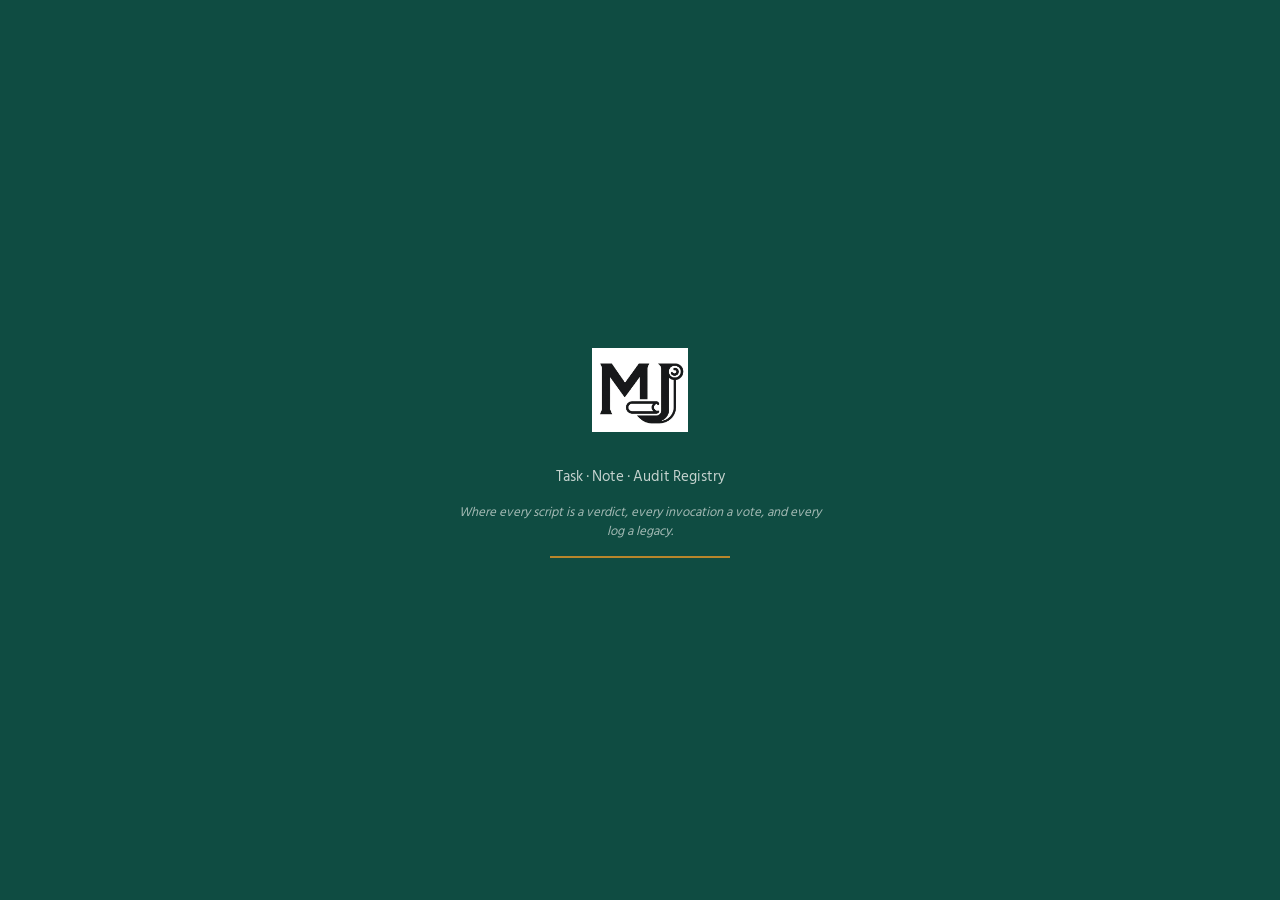
<file: registry/index.html>
<!DOCTYPE html>
<html lang="bn">
<head>
<meta charset="utf-8">
<meta name="viewport" content="width=device-width, initial-scale=1">
<title>MJ Ahmad — Registry</title>
<link href="https://fonts.googleapis.com/css2?family=Hind+Siliguri:wght@400;500;600;700&display=swap" rel="stylesheet">
<style>
:root{--bg:#F3F5F2;--pan:#FFFFFF;--ink:#16211E;--mut:#5F6E69;--line:#D9DFDB;--pine:#0F4C42;--brass:#B8862B;--ok:#2E7D4F;--warn:#B8862B;--bad:#B3412E;--sel:#E3EEEA;--r:6px}
@media(prefers-color-scheme:dark){:root{--bg:#0F1514;--pan:#161E1C;--ink:#E6ECE9;--mut:#93A29C;--line:#26332F;--pine:#5FB59F;--brass:#D4A74A;--ok:#5DB985;--warn:#D4A74A;--bad:#E1705B;--sel:#1E2D29}}
*{box-sizing:border-box;margin:0}
html,body{height:100%}
body{font-family:"Hind Siliguri","Noto Sans Bengali",system-ui,sans-serif;background:var(--bg);color:var(--ink);display:flex;flex-direction:column;font-size:15px;line-height:1.5}
:focus-visible{outline:2px solid var(--brass);outline-offset:2px}
#splash{position:fixed;inset:0;z-index:99;background:var(--pine);color:#F3F5F2;display:flex;flex-direction:column;align-items:center;justify-content:center;gap:14px;cursor:pointer;transition:opacity .5s}
#splash.out{opacity:0;pointer-events:none}
#splash img{width:96px;height:96px;object-fit:contain}
#splash h1{font-size:34px;font-weight:700;letter-spacing:.5px}
#splash p{opacity:.8}
#splash i{display:block;height:2px;width:0;background:var(--brass);animation:bar var(--ms,1.8s) linear forwards}
@keyframes bar{to{width:180px}}
header{display:flex;align-items:center;gap:12px;padding:10px 16px;background:var(--pine);color:#F3F5F2;flex:none}
header img{width:36px;height:36px;object-fit:contain}
header h1{font-size:18px;font-weight:700;line-height:1.2}
header small{display:block;opacity:.8;font-size:12px}
#q{margin-left:auto;width:min(320px,45%);padding:7px 10px;border-radius:var(--r);border:1px solid #ffffff44;background:#ffffff1c;color:#fff;font:inherit}
#q::placeholder{color:#ffffffaa}
#burger{display:none;background:none;border:0;color:#fff;font-size:22px}
.main{flex:1;display:flex;min-height:0}
nav{width:290px;flex:none;overflow:auto;background:var(--pan);border-right:1px solid var(--line);padding:10px 6px}
nav ul{list-style:none;padding:0}
nav ul ul{margin-left:14px;border-left:1px solid var(--line);padding-left:4px}
.node{display:flex;align-items:center;gap:6px;padding:6px 8px;border-radius:var(--r);cursor:pointer;user-select:none}
.node:hover{background:var(--sel)}
.node.act{background:var(--sel);color:var(--pine);font-weight:600;box-shadow:inset 3px 0 var(--brass)}
.chev{width:16px;text-align:center;color:var(--mut);transition:transform .15s;flex:none}
.open>.node .chev{transform:rotate(90deg)}
nav li>ul{display:none}nav li.open>ul{display:block}
.ic{width:18px;text-align:center;flex:none}
.lb{flex:1;min-width:0}.lb small{display:block;color:var(--mut);font-size:11.5px;line-height:1.2;font-weight:400}
.cnt{font-size:11.5px;background:var(--bg);border:1px solid var(--line);border-radius:10px;padding:0 7px;color:var(--mut)}
section#view{flex:1;overflow:auto;padding:20px 24px}
h2{font-size:22px;margin-bottom:2px}.sub{color:var(--mut);margin-bottom:14px}
.grid{display:grid;grid-template-columns:repeat(auto-fill,minmax(150px,1fr));gap:10px;margin-bottom:22px}
.stat{background:var(--pan);border:1px solid var(--line);border-radius:var(--r);padding:12px;cursor:pointer}
.stat b{font-size:28px;display:block;line-height:1.1}.stat span{color:var(--mut);font-size:13px}
.stat.bad b{color:var(--bad)}
.bar{display:flex;flex-wrap:wrap;gap:6px;margin-bottom:12px}
.chip{border:1px solid var(--line);background:var(--pan);color:var(--ink);border-radius:16px;padding:2px 12px;font:inherit;font-size:13px;cursor:pointer}
.chip.on{background:var(--pine);color:#fff;border-color:var(--pine)}
.row{display:grid;grid-template-columns:132px 1fr auto;gap:12px;align-items:center;background:var(--pan);border:1px solid var(--line);border-radius:var(--r);padding:9px 12px;margin-bottom:6px;cursor:pointer}
.row:hover{border-color:var(--pine)}
.id{font-family:ui-monospace,Menlo,Consolas,monospace;font-size:12.5px;color:var(--pine)}
.tt small{display:block;color:var(--mut);font-size:12.5px}
.b{display:inline-block;font-size:12px;border-radius:4px;padding:0 7px;border:1px solid var(--line);margin-left:4px;white-space:nowrap}
.b.todo,.b.low,.b.pass{color:var(--ok)}.b.doing,.b.medium,.b.warning{color:var(--warn)}.b.high,.b.urgent,.b.fail{color:var(--bad)}.b.done{color:var(--mut)}
.empty{padding:40px 0;color:var(--mut);text-align:center}
#modal{position:fixed;inset:0;background:#0008;display:none;z-index:50;justify-content:flex-end}
#modal.on{display:flex}
#modal .p{width:min(520px,100%);background:var(--pan);height:100%;overflow:auto;padding:22px}
#modal dl{display:grid;grid-template-columns:110px 1fr;gap:6px 10px;margin:14px 0}
#modal dt{color:var(--mut)}#modal dd{margin:0;word-break:break-word}
#modal .lnk{color:var(--pine);cursor:pointer;text-decoration:underline;font-family:ui-monospace,monospace;font-size:13px;margin-right:8px}
.hist{border-left:2px solid var(--line);padding-left:12px;margin-top:8px;font-size:13px;color:var(--mut)}
.hist div{margin-bottom:6px}
.x{float:right;background:none;border:0;font-size:22px;color:var(--mut);cursor:pointer}
footer{flex:none;padding:8px 16px;background:var(--pan);border-top:1px solid var(--line);color:var(--mut);font-size:12.5px;display:flex;flex-wrap:wrap;gap:6px 18px;justify-content:space-between}
@media(max-width:820px){
  #burger{display:block}
  nav{position:fixed;top:56px;bottom:0;left:0;z-index:40;transform:translateX(-100%);transition:transform .2s;width:290px}
  nav.on{transform:none}
  .row{grid-template-columns:1fr}
  section#view{padding:12px 10px}
  .sh{width:100%;border-radius:16px 16px 0 0}
  .shb{padding:10px 12px calc(env(safe-area-inset-bottom,0px) + 18px)}
  .tabs{padding:4px 8px 8px;gap:4px}
  .tabs .chip{padding:5px 10px;font-size:12.5px}
}
@media(max-width:480px){
  header{padding:8px 10px;gap:8px}
  #q{width:30%;font-size:13px}
  header h1{font-size:15px}
  .grid{grid-template-columns:repeat(auto-fill,minmax(120px,1fr));gap:7px}
  .stat b{font-size:23px}
  .sc-grid{grid-template-columns:1fr 1fr}
  .tls{grid-template-columns:1fr 1fr}
}
@media(max-width:360px){
  #q{display:none}
  .sc-grid{grid-template-columns:1fr}
}
@media(min-width:821px){.sheet{align-items:center}.sh{border-radius:16px}}
.lang{display:flex;border:1px solid #ffffff55;border-radius:var(--r);overflow:hidden;flex:none}
.lang button{background:none;border:0;color:#fff;padding:5px 11px;font:inherit;font-size:13px;font-weight:600;cursor:pointer;opacity:.75}
.lang button+button{border-left:1px solid #ffffff55}
.lang button.on{background:var(--brass);opacity:1}
#splash .tg{font-style:italic;max-width:420px;text-align:center;font-size:13px;opacity:.65;padding:0 20px}
footer{gap:8px;flex-direction:column;align-items:stretch;max-height:45vh;overflow:auto}
footer a{color:var(--pine);text-decoration:none;font-weight:500}footer a:hover{text-decoration:underline}
.fl{display:flex;flex-wrap:wrap;gap:6px 20px}
footer summary{cursor:pointer;color:var(--ink);font-weight:500}
.cm{display:grid;grid-template-columns:200px 1fr;gap:4px 12px;padding:4px 0;border-bottom:1px dashed var(--line)}
.cm code{font-family:ui-monospace,Menlo,Consolas,monospace;font-size:12.5px;color:var(--pine);cursor:pointer;word-break:break-all}
.fq{font-style:italic;color:var(--ink)}
@media(max-width:820px){.cm{grid-template-columns:1fr}#q{width:34%}}
.lg{background:var(--lc,#6B7B76);color:#fff;font-size:12px;font-weight:700;border-radius:4px;padding:1px 8px;letter-spacing:.4px;white-space:nowrap;align-self:flex-start}
.row .lg{margin-left:4px}
.l-html{--lc:#D8552B}.l-json{--lc:#A38F1A}.l-python{--lc:#3776AB}.l-node{--lc:#3F8A36}.l-shell{--lc:#3E8E3E}.l-css{--lc:#2965F1}.l-ts{--lc:#3178C6}.l-react{--lc:#1F8EA8}.l-markdown{--lc:#5B6B8C}.l-sql{--lc:#8A5AA8}
.cc{background:var(--pan);border:1px solid var(--line);border-left:4px solid var(--lc,#6B7B76);border-radius:var(--r);margin-bottom:14px;overflow:hidden}
.cch{display:flex;gap:12px;align-items:flex-start;padding:10px 12px}
.ct{flex:1;min-width:0}.ct small{display:block;color:var(--mut)}
.ca{display:flex;gap:6px}
.ca button,.tg2{border:1px solid var(--line);background:var(--bg);color:var(--ink);border-radius:var(--r);padding:3px 12px;font:inherit;font-size:13px;cursor:pointer}
.ca button:hover,.tg2:hover{border-color:var(--pine);color:var(--pine)}
.tg2{margin:8px 12px 10px}
.cb{display:flex;background:#0F1917;color:#D8E4DF;font:12.5px/1.6 ui-monospace,Menlo,Consolas,monospace;overflow:auto;position:relative;max-height:70vh}
.cb pre{margin:0}.cb .gt{padding:10px 10px 10px 12px;color:#5F7A72;text-align:right;user-select:none;border-right:1px solid #ffffff14;position:sticky;left:0;background:#0F1917}
.cb .cd{padding:10px 14px;flex:1;min-width:0;tab-size:2}
.cc.fade .cb{cursor:pointer;overflow:hidden}.cc.fade .cb::after{content:"";position:absolute;left:0;right:0;bottom:0;height:30px;background:linear-gradient(transparent,#0F1917)}
@media(prefers-reduced-motion:reduce){*{transition:none!important;animation-duration:.01s!important}}
/* footer (slim) */
footer{flex-direction:row;flex-wrap:wrap;align-items:center;justify-content:space-between;gap:4px 12px;max-height:none;overflow:visible;padding:6px 14px calc(6px + env(safe-area-inset-bottom,0px))}
footer .fl{flex:1 1 100%;flex-wrap:nowrap;overflow-x:auto;white-space:nowrap;gap:4px 18px;scrollbar-width:none;-webkit-overflow-scrolling:touch}
footer .fl::-webkit-scrollbar{display:none}
footer .fq{flex:1 1 auto;min-width:0;white-space:nowrap;overflow:hidden;text-overflow:ellipsis}
footer .fm{flex:1 1 auto;min-width:0}
.fab{flex:none;display:inline-flex;align-items:center;gap:6px;border:1px solid var(--pine);background:var(--pine);color:#fff;border-radius:20px;padding:5px 14px;font:inherit;font-size:13px;font-weight:600;cursor:pointer;margin-left:auto}
.fab:hover{filter:brightness(1.1)}
/* command center (bottom sheet) */
.sheet{position:fixed;inset:0;z-index:60;background:#0009;display:none;align-items:flex-end;justify-content:center}
.sheet.on{display:flex}
.sh{width:min(760px,100%);max-height:86vh;max-height:86dvh;background:var(--pan);color:var(--ink);border-radius:16px 16px 0 0;display:flex;flex-direction:column;box-shadow:0 -10px 40px #0006;animation:up .22s ease-out}
@keyframes up{from{transform:translateY(40px);opacity:0}}
#gp{touch-action:none}
.grip{width:44px;height:4px;border-radius:2px;background:var(--line);margin:8px auto 0}
.shh{display:flex;align-items:center;justify-content:space-between;padding:6px 14px 4px}
.shh b{font-size:17px;color:var(--pine)}
.shh .x{float:none;min-width:36px;height:36px}
.tabs{display:flex;gap:6px;padding:4px 12px 10px;overflow-x:auto;border-bottom:1px solid var(--line);scrollbar-width:none}
.tabs .chip{white-space:nowrap;padding:5px 14px}
.shb{overflow:auto;flex:1;min-height:200px;padding:12px 14px calc(16px + env(safe-area-inset-bottom,0px));-webkit-overflow-scrolling:touch;overscroll-behavior:contain}
.sq{width:100%;padding:9px 12px;margin-bottom:10px;border-radius:var(--r);border:1px solid var(--line);background:var(--bg);color:var(--ink);font:inherit}
.ci{border:1px solid var(--line);border-left:4px solid var(--brass);border-radius:var(--r);padding:8px 10px;margin-bottom:8px;background:var(--bg)}
.ci.em{border-left-color:var(--bad)}
.ci-d{font-size:13.5px;margin-bottom:6px}
.ci-r{display:flex;gap:8px;align-items:stretch}
.ci-r code{flex:1;min-width:0;background:#0F1917;color:#D8E4DF;border-radius:var(--r);padding:7px 10px;font:12.5px/1.5 ui-monospace,Menlo,Consolas,monospace;word-break:break-all;user-select:all}
.ci-r button,.tl{border:1px solid var(--line);background:var(--pan);color:var(--ink);border-radius:var(--r);padding:6px 12px;font:inherit;font-size:13px;cursor:pointer;white-space:nowrap}
.ci-r button:hover,.tl:hover{border-color:var(--pine);color:var(--pine)}
.tls{display:grid;grid-template-columns:repeat(auto-fill,minmax(160px,1fr));gap:8px}
.tl{padding:14px 10px;text-align:center;font-size:14px;background:var(--bg)}
.ll{display:flex;align-items:center;gap:10px;padding:12px;border:1px solid var(--line);border-radius:var(--r);margin-bottom:8px;color:var(--ink);text-decoration:none;background:var(--bg)}
.ll:hover{border-color:var(--pine)}
.ll span:first-child{font-size:20px}
.kv{display:grid;grid-template-columns:1fr auto;gap:6px 12px;margin-bottom:14px}
.kv span:nth-child(odd){color:var(--mut)}
.sh h4{margin:10px 0 6px;font-size:14px;color:var(--pine)}
kbd{font:12px ui-monospace,Menlo,monospace;border:1px solid var(--line);border-bottom-width:2px;border-radius:4px;padding:0 6px;background:var(--bg)}
@media(max-width:820px){footer .fq{display:none}}
/* ── Pages cards ── */
.pgs{display:grid;grid-template-columns:repeat(auto-fill,minmax(220px,1fr));gap:10px}
.pg{display:flex;flex-direction:column;gap:0;border:1px solid var(--line);border-radius:10px;background:var(--pan);color:var(--ink);text-decoration:none;overflow:hidden;transition:box-shadow .15s,border-color .15s;position:relative}
.pg:hover{border-color:var(--pine);box-shadow:0 4px 18px #0F4C4218}
.pg.bad{border-color:var(--bad)}
.pg-top{display:flex;align-items:center;gap:10px;padding:13px 13px 10px}
.pg-ic{font-size:22px;width:38px;height:38px;border-radius:8px;background:var(--sel);display:flex;align-items:center;justify-content:center;flex:none}
.pg.bad .pg-ic{background:#fdf0ee}
@media(prefers-color-scheme:dark){.pg.bad .pg-ic{background:#2a1a18}}
.pg-meta{flex:1;min-width:0}
.pg-meta b{display:block;font-size:15px;font-weight:700;line-height:1.25}
.pg-meta small{display:block;color:var(--mut);font-size:12px;line-height:1.3;margin-top:2px;white-space:nowrap;overflow:hidden;text-overflow:ellipsis}
.pg-cnt{font-size:22px;font-weight:700;color:var(--pine);line-height:1;flex:none}
.pg.bad .pg-cnt{color:var(--bad)}
.pg-bar{height:3px;background:var(--line);margin:0 13px}
.pg-bar i{display:block;height:100%;background:var(--pine);border-radius:1px;transition:width .4s}
.pg.bad .pg-bar i{background:var(--bad)}
.pg-foot{display:flex;align-items:center;justify-content:space-between;padding:7px 13px 11px;font-size:12.5px}
.pg-stat{color:var(--mut)}
.pg-stat.warn{color:var(--warn);font-weight:600}
.pg-stat.bad{color:var(--bad);font-weight:600}
.pg-arrow{font-size:14px;color:var(--pine);opacity:.5;transition:opacity .15s,transform .15s}
.pg:hover .pg-arrow{opacity:1;transform:translateX(3px)}
.pg.bad .pg-arrow{color:var(--bad)}
/* ── Scripts / Universe / Systems / specialised tabs ── */
.sec-h{font-size:13px;font-weight:700;color:var(--pine);margin:14px 0 6px;text-transform:uppercase;letter-spacing:.6px;opacity:.75}
.sec-h:first-child{margin-top:0}
.sc-grid{display:grid;grid-template-columns:repeat(auto-fill,minmax(200px,1fr));gap:8px;margin-bottom:4px}
.sc{border:1px solid var(--line);border-radius:var(--r);background:var(--bg);padding:10px 12px;cursor:pointer;text-align:left;transition:border-color .12s,background .12s}
.sc:hover{border-color:var(--pine);background:var(--sel)}
.sc-ic{font-size:18px;margin-bottom:4px;display:block}
.sc-l{font-size:14px;font-weight:600;display:block;line-height:1.3}
.sc-d{font-size:12px;color:var(--mut);margin-top:2px;display:block;line-height:1.35}
.sc-tag{display:inline-block;font-size:11px;border:1px solid var(--line);border-radius:10px;padding:0 7px;color:var(--mut);margin-right:4px;margin-top:4px}
/* enhanced tools */
.tls{display:grid;grid-template-columns:repeat(auto-fill,minmax(148px,1fr));gap:8px}
.tl{padding:12px 10px;text-align:left;font-size:13px;background:var(--bg);border-radius:var(--r);display:flex;flex-direction:column;gap:4px;transition:border-color .12s}
.tl .tl-ic{font-size:20px}
.tl .tl-l{font-weight:600;font-size:13px}
.tl .tl-d{font-size:11.5px;color:var(--mut);line-height:1.3}
.tl.warn{border-color:var(--warn)}
.tl.ok{border-color:var(--ok)}
/* mobile responsive extras */
@media(max-width:540px){
  .pgs{grid-template-columns:1fr}
  .sc-grid{grid-template-columns:1fr 1fr}
  .tls{grid-template-columns:1fr 1fr}
}
</style>
</head>
<body>
<div id="splash"><img id="sl" alt="Logo"><h1 id="st">MJ Ahmad</h1><p id="ss"></p><p id="sq" class="tg"></p><i></i></div>
<header>
  <button id="burger" aria-label="Menu">☰</button>
  <img id="hl" alt="Logo">
  <div><h1 id="ht">MJ Ahmad</h1><small id="hs"></small></div>
  <input id="q" type="search" placeholder="খুঁজুন / Search — ID, শিরোনাম, ট্যাগ…" aria-label="Search">
  <div class="lang" id="lang" role="group" aria-label="Language"><button data-l="en">EN</button><button data-l="bn">BN</button></div>
</header>
<div class="main"><nav id="nav" aria-label="Menu"></nav><section id="view"></section></div>
<footer><div class="fl" id="fl"></div><div class="fq" id="fq"></div><div class="fm" id="f2"></div><button class="fab" id="fab" type="button"></button></footer>
<div id="cc" class="sheet" aria-hidden="true"><div class="sh" role="dialog" aria-modal="true" aria-labelledby="sht"><div id="gp"><div class="grip"></div><div class="shh"><b id="sht"></b><button class="x" id="shx" type="button" aria-label="Close">×</button></div></div><div class="tabs" id="tabs" role="tablist"></div><div class="shb" id="shb"></div></div></div>
<div id="modal"><div class="p" id="mp"></div></div>
<script>
const $=s=>document.querySelector(s),E=(t,c,h)=>{const e=document.createElement(t);if(c)e.className=c;if(h!=null)e.innerHTML=h;return e};
const esc=s=>String(s??'').replace(/[&<>"]/g,c=>({'&':'&amp;','<':'&lt;','>':'&gt;','"':'&quot;'}[c]));
const UI={
en:{search:'Search — ID, title, tag…',dash:'Dashboard',recent:'Recent',searchT:'Search',all:'All',empty:'Nothing here yet. Add entries with ./run.sh',overdue:'Overdue',history:'History',copy:'copy',openT:'Open tasks',done:'Done',notes:'Notes',audits:'Audits',failed:'Failed audits',t:'tasks',n:'notes',a:'audits',upd:'Updated',cmds:'Quick commands & emergency help',err:'Could not load the data files. Run ./run.sh serve and open http://localhost:8000',menu:'Menu',cc:'Command center',tCmd:'Commands',tTools:'Tools',tLinks:'Links',tInfo:'Info',flt:'Filter commands…',noRes:'No match',tl:'Switch language',ex:'Export data.json',cl:'Copy page link',pr:'Print',up:'Scroll to top',rf:'Reload data',ver:'Version',sc:'Shortcuts',kS:'Focus search',kC:'Open / close this panel',kE:'Close',codes:'CodeCraft',cp:'Copy',cpd:'Copied ✓',dl:'Download',sa:'Show all',co:'Collapse',ln:'lines',tPages:'Pages',tScripts:'Scripts',tUniverse:'Universe',tSystems:'Systems',tFFmpeg:'FFmpeg',tDotNet:'.NET / ML',tGeo:'Geo / GIS',tIPFS:'IPFS / Web3',tNetwork:'Network',tInternet:'Internet',pgT:'Board, deadlines and priorities',pgN:'Pinned notes, tags and categories',pgA:'Pass rate, warnings and findings',pgC:'Snippets by language — copy or download',pgOpen:'Open',
 st:{todo:'To do',doing:'In progress',done:'Done',low:'Low',medium:'Medium',high:'High',urgent:'Urgent',pass:'Pass',warning:'Warning',fail:'Fail'},
 ty:{tasks:'Tasks',notes:'Notes',audits:'Audits',all:'Registry',codes:'CodeCraft'},
 fk:{status:'Status',priority:'Priority',due:'Due',category:'Category',tags:'Tags',created_at:'Created',completed_at:'Completed',desc:'Description',body:'Note',result:'Result',target:'Target',findings:'Findings',auditor:'Auditor',related:'Related',pinned:'Pinned',filename:'File',source:'Source',lang_label:'Type',lines:'Lines',bytes:'Size (bytes)'}},
bn:{search:'খুঁজুন — আইডি, শিরোনাম, ট্যাগ…',dash:'ড্যাশবোর্ড',recent:'সাম্প্রতিক',searchT:'অনুসন্ধান',all:'সব',empty:'এখনো কিছু নেই। ./run.sh দিয়ে যুক্ত করুন',overdue:'মেয়াদোত্তীর্ণ',history:'ইতিহাস',copy:'কপি',openT:'খোলা টাস্ক',done:'সম্পন্ন',notes:'নোট',audits:'অডিট',failed:'ব্যর্থ অডিট',t:'টাস্ক',n:'নোট',a:'অডিট',upd:'আপডেট',cmds:'দ্রুত কমান্ড ও জরুরি নির্দেশনা',err:'ডাটা ফাইল লোড হয়নি। ./run.sh serve চালিয়ে http://localhost:8000 খুলুন',menu:'মেনু',cc:'কমান্ড সেন্টার',tCmd:'কমান্ড',tTools:'টুলস',tLinks:'লিংক',tInfo:'তথ্য',flt:'কমান্ড খুঁজুন…',noRes:'কিছু পাওয়া যায়নি',tl:'ভাষা বদলান',ex:'data.json এক্সপোর্ট',cl:'পেজের লিংক কপি',pr:'প্রিন্ট',up:'উপরে যান',rf:'ডেটা রিলোড',ver:'ভার্সন',sc:'শর্টকাট',kS:'সার্চে যান',kC:'এই প্যানেল খুলুন/বন্ধ করুন',kE:'বন্ধ করুন',codes:'কোডক্রাফ্ট',cp:'কপি',cpd:'কপি হয়েছে ✓',dl:'ডাউনলোড',sa:'সবটুকু দেখুন',co:'গুটিয়ে নিন',ln:'লাইন',tPages:'পেইজ',tScripts:'স্ক্রিপ্ট',tUniverse:'ইউনিভার্স',tSystems:'সিস্টেম',tFFmpeg:'FFmpeg',tDotNet:'.NET / ML',tGeo:'জিও / GIS',tIPFS:'IPFS / Web3',tNetwork:'নেটওয়ার্ক',tInternet:'ইন্টারনেট',pgT:'বোর্ড, সময়সীমা ও অগ্রাধিকার',pgN:'পিন করা নোট, ট্যাগ ও বিভাগ',pgA:'উত্তীর্ণের হার, সতর্কতা ও পর্যবেক্ষণ',pgC:'ভাষা অনুযায়ী স্নিপেট — কপি বা ডাউনলোড',pgOpen:'খুলুন',
 st:{todo:'করণীয়',doing:'চলমান',done:'সম্পন্ন',low:'নিম্ন',medium:'মাঝারি',high:'উচ্চ',urgent:'জরুরি',pass:'উত্তীর্ণ',warning:'সতর্কতা',fail:'ব্যর্থ'},
 ty:{tasks:'টাস্ক',notes:'নোট',audits:'অডিট',all:'রেজিস্ট্রি',codes:'কোডক্রাফ্ট'},
 fk:{status:'অবস্থা',priority:'অগ্রাধিকার',due:'শেষ তারিখ',category:'বিভাগ',tags:'ট্যাগ',created_at:'তৈরি',completed_at:'সম্পন্ন হয়েছে',desc:'বিবরণ',body:'নোট',result:'ফলাফল',target:'লক্ষ্য',findings:'পর্যবেক্ষণ',auditor:'অডিটর',related:'সম্পর্কিত',pinned:'পিন করা',filename:'ফাইল',source:'উৎস',lang_label:'ধরন',lines:'লাইন',bytes:'আকার (বাইট)'}}};
let D,lang='en',cur={type:'dashboard'},curId='dash',open=new Set(),sf='',search='',mId='';
try{const s=localStorage.getItem('mj_lang');if(s==='bn'||s==='en')lang=s}catch(e){}
const T=()=>UI[lang],pick=(en,bn)=>lang==='bn'?(bn||en):(en||bn),lab=n=>pick(n.en,n.bn),ttl=i=>pick(i.title,i.title_bn);
const items=t=>t==='all'?[...D.tasks.map(x=>({...x,_k:'tasks'})),...D.notes.map(x=>({...x,_k:'notes'})),...D.audits.map(x=>({...x,_k:'audits'})),...(D.codes||[]).map(x=>({...x,_k:'codes',menu_path:x.menu_path||['codecraft','c-'+x.lang]}))]:(D[t]||[]).map(x=>({...x,_k:t}));
const match=(it,f)=>!f||Object.entries(f).every(([k,v])=>Array.isArray(it[k])?it[k].includes(v):it[k]===v);
const cnt=v=>v&&v.type!=='dashboard'?items(v.type).filter(i=>match(i,v.filter)).length:null;
const fmt=s=>s?new Date(s).toLocaleString(lang==='bn'?'bn-BD':'en-GB',{dateStyle:'medium',timeStyle:'short'}):'—';
const overdue=t=>t.status!=='done'&&t.due&&t.due<new Date().toISOString().slice(0,10);

const DATA_FILES={meta:'data/meta.json',tasks:'data/tasks.json',notes:'data/notes.json',audits:'data/audits.json',codes:'data/codes.json'};
Promise.all(Object.entries(DATA_FILES).map(([k,u])=>fetch(u+'?'+Date.now()).then(r=>r.json()).then(j=>[k,j])))
  .then(parts=>{const d={};parts.forEach(([k,j])=>{if(k==='meta'){d.meta=j.meta||{};d.menu=j.menu||[]}else d[k]=j[k]||[]});init(d)})
  .catch(e=>{$('#view').innerHTML='<div class="empty">'+esc(T().err)+'<br><small>'+esc(e)+'</small></div>';hideSplash()});

function init(d){
  D=d;const m=d.meta;
  $('#hl').src=$('#sl').src=m.logo;
  (function pre(ns){ns.forEach(n=>{if(n.open)open.add(n.id);pre(n.children||[])})})(D.menu);
  $('#splash').style.setProperty('--ms',(m.splash_ms||1800)+'ms');
  document.querySelectorAll('#lang button').forEach(b=>b.onclick=()=>{lang=b.dataset.l;try{localStorage.setItem('mj_lang',lang)}catch(e){}applyLang()});
  applyLang();
  if(location.hash.length>1)showM(location.hash.slice(1));
  if(/[?&]cc=/.test(location.search)){hideSplash();openSheet('pages');_ccJustOpened=true}
  setTimeout(hideSplash,m.splash_ms||1800);
}
function applyLang(){
  const m=D.meta,t=T(),sub=pick(m.subtitle_en,m.subtitle_bn);
  document.documentElement.lang=lang;document.title=m.title+' — '+sub;
  $('#ht').textContent=$('#st').textContent=m.title;$('#hs').textContent=$('#ss').textContent=sub;
  $('#sq').textContent=m.tagline||'';$('#q').placeholder=t.search;
  document.querySelectorAll('#lang button').forEach(b=>b.classList.toggle('on',b.dataset.l===lang));
  drawNav();drawFooter();render();if($('#cc').classList.contains('on')&&!_ccJustOpened)drawSheet();_ccJustOpened=false;if($('#modal').classList.contains('on'))showM(mId)}
function hideSplash(){$('#splash').classList.add('out')}
$('#splash').onclick=hideSplash;
$('#burger').onclick=()=>$('#nav').classList.toggle('on');
$('#q').oninput=e=>{search=e.target.value.trim().toLowerCase();render()};
$('#modal').onclick=e=>{if(e.target.id==='modal')closeM()};
addEventListener('keydown',e=>{
  const typing=/INPUT|TEXTAREA|SELECT/.test((e.target.tagName||''));
  if(e.key==='Escape'){closeM();closeSheet()}
  else if(!typing&&!e.ctrlKey&&!e.metaKey&&!e.altKey){
    if(e.key==='/'){e.preventDefault();$('#q').focus()}
    else if(e.key==='c'||e.key==='C'){$('#cc').classList.contains('on')?closeSheet():openSheet()}}});
$('#fab').onclick=()=>openSheet();
$('#shx').onclick=()=>closeSheet();
$('#cc').onclick=e=>{if(e.target.id==='cc')closeSheet()};
(function(){let y=null;const g=$('#gp');
  g.addEventListener('touchstart',e=>{y=e.touches[0].clientY},{passive:true});
  g.addEventListener('touchend',e=>{if(y!=null&&e.changedTouches[0].clientY-y>60)closeSheet();y=null})})();

function drawFooter(){
  const m=D.meta,t=T(),L=m.links||[];
  $('#fl').hidden=!L.length;
  $('#fl').innerHTML=L.map(l=>`<a href="${esc(l.url)}"${l.url.startsWith('mailto:')?'':' target="_blank" rel="noopener"'}><span>${esc(l.icon||'')}</span> ${esc(pick(l.en,l.bn))}</a>`).join('');
  $('#fab').innerHTML='⚡ <span>'+esc(t.cc)+'</span>';
  $('#fq').textContent=m.tagline?'“'+m.tagline+'”':'';
  $('#f2').textContent=`${pick(m.footer_en,m.footer_bn)} · v${m.version} · ${t.upd} ${fmt(m.updated_at)} · © ${new Date().getFullYear()} ${m.title}`}

/* ---- Command center ---- */
let shTab='pages',cmdQ='',cmdG='',_ccJustOpened=false;
function openSheet(tab){if(tab)shTab=tab;const c=$('#cc');c.classList.add('on');c.setAttribute('aria-hidden','false');drawSheet()}
function closeSheet(){const c=$('#cc');c.classList.remove('on');c.setAttribute('aria-hidden','true')}
function copy(txt,btn){
  const done=()=>{if(!btn)return;if(!btn.dataset.o)btn.dataset.o=btn.textContent;btn.textContent=T().cpd;clearTimeout(btn._t);btn._t=setTimeout(()=>{btn.textContent=btn.dataset.o},1200)};
  const fb=()=>{const a=document.createElement('textarea');a.value=txt;a.style.cssText='position:fixed;opacity:0';document.body.append(a);a.select();try{document.execCommand('copy')}catch(e){}a.remove();done()};
  if(navigator.clipboard&&navigator.clipboard.writeText)navigator.clipboard.writeText(txt).then(done,fb);else fb()}
function drawSheet(){
  const t=T();$('#sht').textContent='⚡ '+t.cc;
  const tb=$('#tabs');tb.innerHTML='';
  [['pages','🗂 '+t.tPages],['scripts','📜 '+t.tScripts],['universe','🌌 '+t.tUniverse],['systems','⚙ '+t.tSystems],['ffmpeg','🎬 '+t.tFFmpeg],['dotnet','🤖 '+t.tDotNet],['geo','🌍 '+t.tGeo],['ipfs','🔐 '+t.tIPFS],['network','📡 '+t.tNetwork],['internet','🌐 '+t.tInternet],['cmds','⌨ '+t.tCmd],['tools','🛠 '+t.tTools],['links','🔗 '+t.tLinks],['info','ℹ '+t.tInfo]].forEach(([k,l])=>{
    const b=E('button','chip'+(k===shTab?' on':''),esc(l));b.type='button';b.setAttribute('role','tab');b.onclick=()=>{shTab=k;drawSheet()};tb.append(b)});
  const box=$('#shb');box.innerHTML='';box.scrollTop=0;
  {const fn={pages:sPages,scripts:sScripts,universe:sUniverse,systems:sSystems,ffmpeg:sFFmpeg,dotnet:sDotNet,geo:sGeo,ipfs:sIPFS,network:sNetwork,internet:sInternet,cmds:sCmds,tools:sTools,links:sLinks,info:sInfo};(fn[shTab]||sPages)(box)}}
function sPages(b){
  const t=T(),TK=D.tasks,A=D.audits,C=D.codes||[];
  const od=TK.filter(overdue).length,fl=A.filter(a=>a.result==='fail').length;
  const done=TK.filter(x=>x.status==='done').length;
  const aPass=A.filter(a=>a.result==='pass').length;
  const pct=n=>n?Math.round(done/n*100):0,aRate=A.length?Math.round(aPass/A.length*100):0;
  const P=[
   {ic:'✅',h:'pages/tasks/index.html',l:t.ty.tasks,d:t.pgT,n:TK.length,pct:pct(TK.length),
    s:`${TK.filter(x=>x.status!=='done').length} ${t.openT}${od?` · ${od} ${t.overdue}`:''}`,sw:od?'bad':''},
   {ic:'📝',h:'pages/notes/index.html',l:t.ty.notes,d:t.pgN,n:D.notes.length,pct:null,
    s:`📌 ${D.notes.filter(x=>x.pinned).length} · #${[...new Set(D.notes.flatMap(x=>x.tags||[]))].length} ${lang==='bn'?'ট্যাগ':'tags'}`,sw:''},
   {ic:'🔍',h:'pages/audits/index.html',l:t.ty.audits,d:t.pgA,n:A.length,pct:aRate,
    s:fl?`${fl} ${t.failed}`:`${aPass} ${t.st.pass} · ${aRate}%`,sw:fl?'bad':''},
   {ic:'💻',h:'pages/code/index.html',l:lang==='bn'?'কোড':'Code',d:t.pgC,n:C.length,pct:null,
    s:`${new Set(C.map(x=>x.lang)).size} ${lang==='bn'?'ভাষা':'languages'}`,sw:''}];
  const g=E('div','pgs');
  P.forEach(p=>{
    const bar=p.pct!=null?`<div class="pg-bar"><i style="width:${p.pct}%"></i></div>`:'';
    const a=E('a','pg'+(p.sw?' '+p.sw:''),
      `<div class="pg-top"><div class="pg-ic">${p.ic}</div><div class="pg-meta"><b>${esc(p.l)}</b><small>${esc(p.d)}</small></div><span class="pg-cnt">${p.n}</span></div>${bar}<div class="pg-foot"><span class="pg-stat ${p.sw}">${esc(p.s)}</span><span class="pg-arrow">→</span></div>`);
    a.href=p.h;g.append(a)});
  b.append(g)}
function sCmds(b){
  const t=T(),all=D.meta.commands||[],gs=[...new Set(all.map(x=>x.group).filter(Boolean))];
  const inp=E('input','sq');inp.type='search';inp.placeholder=t.flt;inp.value=cmdQ;b.append(inp);
  if(gs.length){const bar=E('div','bar');['',...gs].forEach(g=>{const c=E('button','chip'+(cmdG===g?' on':''),esc(g||t.all));c.type='button';c.onclick=()=>{cmdG=g;drawSheet()};bar.append(c)});b.append(bar)}
  const box=E('div');b.append(box);
  const paint=()=>{box.innerHTML='';const q=cmdQ.toLowerCase();
    const r=all.filter(x=>(!cmdG||x.group===cmdG)&&(!q||[x.en,x.bn,x.cmd,x.group].join(' ').toLowerCase().includes(q)));
    if(!r.length){box.append(E('div','empty',esc(t.noRes)));return}
    r.forEach(x=>{const em=x.emergency||/emerg|জরুরি/i.test(x.group||'');
      const d=E('div','ci'+(em?' em':''),`<div class="ci-d">${em?'🚨 ':''}${esc(pick(x.en,x.bn))}</div><div class="ci-r"><code>${esc(x.cmd)}</code><button type="button">${t.cp}</button></div>`);
      d.querySelector('button').onclick=e=>copy(x.cmd,e.currentTarget);box.append(d)})};
  inp.oninput=()=>{cmdQ=inp.value;paint()};paint()}
function sTools(b){
  const t=T(),g=E('div','tls');
  const TL=[
    {ic:'🌐',l:t.tl,d:lang==='bn'?'Switch to English':'বাংলায় বদলান',f:()=>document.querySelector('#lang button[data-l="'+(lang==='en'?'bn':'en')+'"]').click()},
    {ic:'🔗',l:t.cl,d:'Copy current page URL',f:e=>copy(location.href,e.currentTarget)},
    {ic:'⬇',l:t.ex,d:'Export all data as JSON',f:()=>{const a=document.createElement('a');a.href=URL.createObjectURL(new Blob([JSON.stringify(D,null,2)],{type:'application/json'}));a.download='data.json';a.click();setTimeout(()=>URL.revokeObjectURL(a.href),500)}},
    {ic:'🖨',l:t.pr,d:'Print current view',f:()=>{closeSheet();setTimeout(()=>window.print(),150)}},
    {ic:'⬆',l:t.up,d:'Scroll to top of page',f:()=>{closeSheet();$('#view').scrollTo({top:0,behavior:'smooth'})}},
    {ic:'🔄',l:t.rf,d:'Reload all data files',f:()=>location.reload()},
    {ic:'🌙',l:lang==='bn'?'থিম':'Theme',d:'System dark/light mode',f:()=>{const r=document.documentElement;const m=r.getAttribute('data-theme');r.setAttribute('data-theme',m==='dark'?'light':'dark')}},
    {ic:'📊',l:lang==='bn'?'পরিসংখ্যান':'Stats',d:'Live counts snapshot',f:e=>{const btn=e.currentTarget;const s=`Tasks ${D.tasks.length} | Notes ${D.notes.length} | Audits ${D.audits.length} | Code ${(D.codes||[]).length}`;copy(s,btn)}},
    {ic:'🔍',l:lang==='bn'?'ফুল-স্ক্রিন':'Fullscreen',d:'Toggle browser fullscreen',f:()=>{document.fullscreenElement?document.exitFullscreen():document.documentElement.requestFullscreen().catch(()=>{})}},
    {ic:'📋',l:lang==='bn'?'মেটা কপি':'Copy meta',d:'Copy meta.json to clipboard',f:e=>copy(JSON.stringify(D.meta,null,2),e.currentTarget)}];
  TL.forEach(x=>{const btn=E('button','tl',`<span class="tl-ic">${x.ic}</span><span class="tl-l">${esc(x.l)}</span><span class="tl-d">${esc(x.d)}</span>`);btn.type='button';btn.onclick=x.f;g.append(btn)});b.append(g)}

/* ──────────────────── SCRIPTS ──────────────────── */
function sScripts(b){
  const bn=lang==='bn';
  const GROUPS=[
   {h:bn?'প্রজেক্ট সেটআপ':'Project Setup',items:[
    {ic:'🚀',l:'init.sh',d:bn?'প্রজেক্ট শুরুর স্ক্রিপ্ট':'Bootstrap a new project',cmd:'./run.sh init'},
    {ic:'📦',l:'install.sh',d:bn?'নির্ভরতা ইনস্টল':'Install all dependencies',cmd:'./run.sh install'},
    {ic:'🔄',l:'update.sh',d:bn?'ডিপেন্ডেন্সি আপডেট':'Update dependencies',cmd:'./run.sh update'},
    {ic:'🗂',l:'create_pages.py',d:bn?'Pages ফোল্ডার তৈরি':'Generate pages/ folder',cmd:'python3 create_pages.py'},
   ]},
   {h:bn?'ডেভেলপমেন্ট':'Development',items:[
    {ic:'🌐',l:'serve',d:bn?'লোকাল সার্ভার চালান':'Start local dev server',cmd:'./run.sh serve'},
    {ic:'🔨',l:'build',d:bn?'প্রোডাকশন বিল্ড':'Build for production',cmd:'./run.sh build'},
    {ic:'🧪',l:'test',d:bn?'টেস্ট চালান':'Run test suite',cmd:'./run.sh test'},
    {ic:'🔍',l:'lint',d:bn?'কোড লিন্ট করুন':'Lint all code files',cmd:'./run.sh lint'},
   ]},
   {h:bn?'ডেটা ব্যবস্থাপনা':'Data Management',items:[
    {ic:'💾',l:'backup',d:bn?'ডেটা ব্যাকআপ':'Backup data/ folder',cmd:'./run.sh backup'},
    {ic:'📤',l:'export',d:bn?'সব ডেটা এক্সপোর্ট':'Export all data to JSON',cmd:'./run.sh export'},
    {ic:'📥',l:'import',d:bn?'ডেটা ইম্পোর্ট':'Import data from JSON',cmd:'./run.sh import data.json'},
    {ic:'🔎',l:'validate',d:bn?'স্কিমা যাচাই':'Validate data schemas',cmd:'./run.sh validate'},
   ]},
   {h:bn?'সিস্টেম':'System',items:[
    {ic:'🧹',l:'clean',d:bn?'ক্যাশ ও টেম্প মুছুন':'Clean cache & temp files',cmd:'./run.sh clean'},
    {ic:'📊',l:'stats',d:bn?'সিস্টেম পরিসংখ্যান':'Show system stats',cmd:'./run.sh stats'},
    {ic:'🔐',l:'permissions',d:bn?'পারমিশন ঠিক করুন':'Fix file permissions',cmd:'chmod +x run.sh && chmod +x scripts/*.sh'},
   ]},
  ];
  GROUPS.forEach(g=>{
    b.append(E('div','sec-h',g.h));
    const grid=E('div','sc-grid');
    g.items.forEach(x=>{
      const c=E('button','sc',`<span class="sc-ic">${x.ic}</span><span class="sc-l">${esc(x.l)}</span><span class="sc-d">${esc(x.d)}</span><code style="display:block;margin-top:6px;font-size:11px;font-family:ui-monospace,monospace;color:var(--pine);white-space:nowrap;overflow:hidden;text-overflow:ellipsis">${esc(x.cmd)}</code>`);
      c.type='button';c.onclick=e=>{const btn=e.currentTarget;const code=c.querySelector('code');const orig=btn.style.borderColor;btn.style.borderColor='var(--ok)';navigator.clipboard?navigator.clipboard.writeText(x.cmd).then(()=>{code.textContent='✓ Copied!';setTimeout(()=>{code.textContent=x.cmd;btn.style.borderColor=orig},1500)}):setTimeout(()=>{btn.style.borderColor=orig},400)};
      grid.append(c)});
    b.append(grid)})}

/* ──────────────────── UNIVERSE ──────────────────── */
function sUniverse(b){
  const bn=lang==='bn';
  const items=[
   {ic:'🌌',l:bn?'কসমিক ভিউ':'Cosmic View',d:bn?'সব এন্ট্রি একটি গ্যালাক্সি ম্যাপে':'All entries in one galaxy map',tag:'coming soon'},
   {ic:'🕸',l:bn?'জ্ঞান গ্রাফ':'Knowledge Graph',d:bn?'সম্পর্কিত আইডির ভিজ্যুয়াল নেটওয়ার্ক':'Visual network of related IDs',tag:'coming soon'},
   {ic:'📅',l:bn?'টাইমলাইন':'Timeline',d:bn?'তারিখ অনুযায়ী সব আইটেম':'All items arranged by date',tag:'coming soon'},
   {ic:'🔗',l:bn?'লিংক ম্যাপ':'Link Map',d:bn?'related ফিল্ডের ভিজ্যুয়াল':'Visualise related field connections',tag:'coming soon'},
   {ic:'📈',l:bn?'অ্যাক্টিভিটি':'Activity',d:bn?'সময়ের সাথে কার্যকলাপ':'Activity heatmap over time',tag:'coming soon'},
   {ic:'🧩',l:bn?'ডিপেন্ডেন্সি':'Dependencies',d:bn?'নির্ভরতার গাছ':'Dependency tree view',tag:'coming soon'},
   {ic:'🗺',l:bn?'সাইটম্যাপ':'Sitemap',d:bn?'মেনু কাঠামোর ভিজ্যুয়াল':'Visual sitemap of menu',tag:'planned'},
   {ic:'🎯',l:bn?'গোল ট্র্যাকার':'Goal Tracker',d:bn?'OKR ও লক্ষ্য অনুসরণ':'OKR & objectives tracking',tag:'planned'},
  ];
  b.append(E('div','sec-h',bn?'প্রাথমিক সেটআপ · ধাপে ধাপে বিকশিত হবে':'Initial Setup · Expanding step by step'));
  const g=E('div','sc-grid');
  items.forEach(x=>{
    const c=E('div','sc',`<span class="sc-ic">${x.ic}</span><span class="sc-l">${esc(x.l)}</span><span class="sc-d">${esc(x.d)}</span><span class="sc-tag">${esc(x.tag)}</span>`);
    g.append(c)});
  b.append(g)}

/* ──────────────────── SYSTEMS ──────────────────── */
function sSystems(b){
  const bn=lang==='bn';
  const GROUPS=[
   {h:bn?'ডাটা সিস্টেম':'Data Systems',items:[
    {ic:'🗄',l:'SQLite',d:'Lightweight embedded DB',cmd:'sqlite3 data.db',tag:'stable'},
    {ic:'🐘',l:'PostgreSQL',d:'Full-featured RDBMS',cmd:'psql -U postgres',tag:'stable'},
    {ic:'🍃',l:'MongoDB',d:'Document store',cmd:'mongosh',tag:'stable'},
    {ic:'⚡',l:'Redis',d:'In-memory cache & pub/sub',cmd:'redis-cli ping',tag:'stable'},
   ]},
   {h:bn?'কন্টেইনার ও অর্কেস্ট্রেশন':'Containers & Orchestration',items:[
    {ic:'🐳',l:'Docker',d:'Build & run containers',cmd:'docker compose up -d',tag:'stable'},
    {ic:'☸',l:'Kubernetes',d:'Container orchestration',cmd:'kubectl get pods',tag:'planned'},
    {ic:'📦',l:'Podman',d:'Rootless containers',cmd:'podman ps',tag:'planned'},
   ]},
   {h:bn?'মনিটরিং':'Monitoring',items:[
    {ic:'📊',l:'Prometheus',d:'Metrics collection',cmd:'curl http://localhost:9090',tag:'planned'},
    {ic:'📉',l:'Grafana',d:'Dashboards & alerts',cmd:'curl http://localhost:3000',tag:'planned'},
    {ic:'🔎',l:'Loki',d:'Log aggregation',cmd:'logcli query \'{job="app"}\'',tag:'planned'},
   ]},
   {h:bn?'অটোমেশন':'Automation',items:[
    {ic:'🤖',l:'Cron',d:'Scheduled tasks',cmd:'crontab -l',tag:'stable'},
    {ic:'🔁',l:'Systemd',d:'Service management',cmd:'systemctl status',tag:'stable'},
    {ic:'📬',l:'Queue',d:'Background job processing',cmd:'./run.sh queue',tag:'planned'},
   ]},
  ];
  GROUPS.forEach(g=>{
    b.append(E('div','sec-h',g.h));
    const grid=E('div','sc-grid');
    g.items.forEach(x=>{
      const tagCls=x.tag==='stable'?'color:var(--ok)':'color:var(--mut)';
      const c=E('button','sc',`<span class="sc-ic">${x.ic}</span><span class="sc-l">${esc(x.l)} <span style="font-size:11px;${tagCls}">${esc(x.tag)}</span></span><span class="sc-d">${esc(x.d)}</span><code style="display:block;margin-top:6px;font-size:11px;font-family:ui-monospace,monospace;color:var(--pine)">${esc(x.cmd)}</code>`);
      c.type='button';c.onclick=e=>{const code=c.querySelector('code');navigator.clipboard&&navigator.clipboard.writeText(x.cmd).then(()=>{code.textContent='✓ Copied';setTimeout(()=>code.textContent=x.cmd,1400)})};
      grid.append(c)});
    b.append(grid)})}

/* ──────────────────── FFMPEG ──────────────────── */
function sFFmpeg(b){
  const bn=lang==='bn';
  const CMDS=[
   {g:bn?'ভিডিও রূপান্তর':'Video Convert',items:[
    {ic:'🎬',l:'MP4 → WebM',cmd:'ffmpeg -i input.mp4 -c:v libvpx-vp9 -crf 30 output.webm'},
    {ic:'🎬',l:'MP4 → GIF',cmd:'ffmpeg -i input.mp4 -vf "fps=15,scale=640:-1" output.gif'},
    {ic:'🎬',l:'MKV → MP4',cmd:'ffmpeg -i input.mkv -c copy output.mp4'},
    {ic:'🎬',l:'MOV → MP4',cmd:'ffmpeg -i input.mov -c:v libx264 -crf 23 output.mp4'},
   ]},
   {g:bn?'অডিও':'Audio',items:[
    {ic:'🎵',l:'MP4 → MP3',cmd:'ffmpeg -i input.mp4 -q:a 0 -map a output.mp3'},
    {ic:'🎵',l:'WAV → AAC',cmd:'ffmpeg -i input.wav -c:a aac -b:a 192k output.aac'},
    {ic:'🎵',l:'Extract Audio',cmd:'ffmpeg -i input.mp4 -vn -acodec copy output.aac'},
    {ic:'🎵',l:'Merge A+V',cmd:'ffmpeg -i video.mp4 -i audio.mp3 -c:v copy -c:a aac out.mp4'},
   ]},
   {g:bn?'রিসাইজ ও ক্রপ':'Resize & Crop',items:[
    {ic:'📐',l:'Resize 1080p',cmd:'ffmpeg -i in.mp4 -vf scale=1920:1080 -c:a copy out.mp4'},
    {ic:'📐',l:'Scale width=720',cmd:'ffmpeg -i in.mp4 -vf scale=720:-2 out.mp4'},
    {ic:'✂',l:'Crop center',cmd:'ffmpeg -i in.mp4 -vf "crop=w:h:x:y" out.mp4'},
    {ic:'⏱',l:'Trim clip',cmd:'ffmpeg -i in.mp4 -ss 00:01:00 -t 00:00:30 -c copy out.mp4'},
   ]},
   {g:bn?'ইমেজ':'Images',items:[
    {ic:'🖼',l:'Video → Frames',cmd:'ffmpeg -i in.mp4 -vf fps=1 frame_%04d.png'},
    {ic:'🖼',l:'Frames → Video',cmd:'ffmpeg -framerate 24 -i frame_%04d.png -c:v libx264 out.mp4'},
    {ic:'🖼',l:'PNG → WebP',cmd:'ffmpeg -i input.png output.webp'},
    {ic:'🖼',l:'Thumbnail',cmd:'ffmpeg -i in.mp4 -ss 00:00:05 -frames:v 1 thumb.jpg'},
   ]},
  ];
  CMDS.forEach(g=>{
    b.append(E('div','sec-h',g.g));
    const grid=E('div','sc-grid');
    g.items.forEach(x=>{
      const c=E('button','sc',`<span class="sc-ic">${x.ic}</span><span class="sc-l">${esc(x.l)}</span><code style="display:block;margin-top:5px;font-size:10.5px;font-family:ui-monospace,monospace;color:var(--pine);word-break:break-all;line-height:1.35">${esc(x.cmd)}</code>`);
      c.type='button';c.onclick=()=>{const code=c.querySelector('code');navigator.clipboard&&navigator.clipboard.writeText(x.cmd).then(()=>{code.textContent='✓ Copied!';setTimeout(()=>code.textContent=x.cmd,1500)})};
      grid.append(c)});
    b.append(grid)})}

/* ──────────────────── .NET / PythonAI / ML.NET ──────────────────── */
function sDotNet(b){
  const bn=lang==='bn';
  const GROUPS=[
   {h:'.NET Commands',items:[
    {ic:'⚡',l:'New project',cmd:'dotnet new webapi -n MyApi'},
    {ic:'🔨',l:'Build',cmd:'dotnet build --configuration Release'},
    {ic:'▶',l:'Run',cmd:'dotnet run --project MyApi'},
    {ic:'🧪',l:'Test',cmd:'dotnet test --verbosity normal'},
    {ic:'📦',l:'Add package',cmd:'dotnet add package Microsoft.ML'},
    {ic:'🔄',l:'Restore',cmd:'dotnet restore'},
    {ic:'📤',l:'Publish',cmd:'dotnet publish -c Release -o ./publish'},
    {ic:'🌐',l:'EF Migrate',cmd:'dotnet ef database update'},
   ]},
   {h:'Python AI / ML',items:[
    {ic:'🐍',l:'venv create',cmd:'python3 -m venv .venv && source .venv/bin/activate'},
    {ic:'🤖',l:'Install PyTorch',cmd:'pip install torch torchvision torchaudio'},
    {ic:'🧠',l:'Install TF',cmd:'pip install tensorflow'},
    {ic:'📊',l:'Install sklearn',cmd:'pip install scikit-learn pandas numpy matplotlib'},
    {ic:'🔥',l:'Hugging Face',cmd:'pip install transformers datasets accelerate'},
    {ic:'🦙',l:'Ollama run',cmd:'ollama run llama3'},
    {ic:'🔍',l:'Jupyter Lab',cmd:'pip install jupyterlab && jupyter lab'},
    {ic:'📈',l:'Evaluate model',cmd:'python3 evaluate.py --model ./model --data ./test'},
   ]},
   {h:'ML.NET',items:[
    {ic:'🧮',l:'New ML project',cmd:'dotnet new console -n MLApp && cd MLApp && dotnet add package Microsoft.ML'},
    {ic:'📊',l:'AutoML',cmd:'dotnet add package Microsoft.ML.AutoML'},
    {ic:'🖼',l:'Image classify',cmd:'dotnet add package Microsoft.ML.Vision'},
    {ic:'📝',l:'NLP / Text',cmd:'dotnet add package Microsoft.ML.TensorFlow'},
    {ic:'🔮',l:'ONNX Runtime',cmd:'dotnet add package Microsoft.ML.OnnxRuntime'},
   ]},
  ];
  GROUPS.forEach(g=>{
    b.append(E('div','sec-h',g.h));
    const grid=E('div','sc-grid');
    g.items.forEach(x=>{
      const c=E('button','sc',`<span class="sc-ic">${x.ic}</span><span class="sc-l">${esc(x.l)}</span><code style="display:block;margin-top:5px;font-size:10.5px;font-family:ui-monospace,monospace;color:var(--pine);word-break:break-all;line-height:1.35">${esc(x.cmd)}</code>`);
      c.type='button';c.onclick=()=>{const code=c.querySelector('code');navigator.clipboard&&navigator.clipboard.writeText(x.cmd).then(()=>{code.textContent='✓ Copied!';setTimeout(()=>code.textContent=x.cmd,1500)})};
      grid.append(c)});
    b.append(grid)})}

/* ──────────────────── GEO / GIS ──────────────────── */
function sGeo(b){
  const bn=lang==='bn';
  const GROUPS=[
   {h:'GeoJSON / GIS Tools',items:[
    {ic:'🌍',l:'GDAL info',cmd:'gdalinfo input.tif'},
    {ic:'🔄',l:'SHP → GeoJSON',cmd:'ogr2ogr -f GeoJSON out.geojson input.shp'},
    {ic:'🔄',l:'GeoJSON → SHP',cmd:'ogr2ogr -f "ESRI Shapefile" out.shp input.geojson'},
    {ic:'📐',l:'Reproject CRS',cmd:'ogr2ogr -t_srs EPSG:4326 out.geojson in.geojson'},
    {ic:'✂',l:'Clip raster',cmd:'gdalwarp -cutline mask.shp -crop_to_cutline in.tif out.tif'},
    {ic:'📊',l:'Tile generator',cmd:'gdal2tiles.py -z 0-18 input.tif ./tiles/'},
   ]},
   {h:'GeoGrid & Tiling',items:[
    {ic:'🗺',l:'H3 install',cmd:'pip install h3'},
    {ic:'🗺',l:'H3 grid cell',cmd:'python3 -c "import h3; print(h3.geo_to_h3(23.8, 90.4, 9))"'},
    {ic:'🔲',l:'S2 geometry',cmd:'pip install s2geometry'},
    {ic:'📦',l:'PMTiles pack',cmd:'tippecanoe -o out.pmtiles -z14 input.geojson'},
    {ic:'🌐',l:'MBTiles serve',cmd:'mbview tiles.mbtiles'},
   ]},
   {h:'Python GIS',items:[
    {ic:'🐍',l:'GeoPandas',cmd:'pip install geopandas shapely fiona pyproj'},
    {ic:'📡',l:'Rasterio',cmd:'pip install rasterio'},
    {ic:'🗺',l:'Folium map',cmd:'pip install folium && python3 -c "import folium; m=folium.Map(); m.save(\'map.html\')"'},
    {ic:'🔍',l:'OSMnx',cmd:'pip install osmnx && python3 -c "import osmnx as ox; G=ox.graph_from_place(\'Dhaka, Bangladesh\')"'},
   ]},
  ];
  GROUPS.forEach(g=>{
    b.append(E('div','sec-h',g.h));
    const grid=E('div','sc-grid');
    g.items.forEach(x=>{
      const c=E('button','sc',`<span class="sc-ic">${x.ic}</span><span class="sc-l">${esc(x.l)}</span><code style="display:block;margin-top:5px;font-size:10.5px;font-family:ui-monospace,monospace;color:var(--pine);word-break:break-all;line-height:1.35">${esc(x.cmd)}</code>`);
      c.type='button';c.onclick=()=>{const code=c.querySelector('code');navigator.clipboard&&navigator.clipboard.writeText(x.cmd).then(()=>{code.textContent='✓ Copied!';setTimeout(()=>code.textContent=x.cmd,1500)})};
      grid.append(c)});
    b.append(grid)})}

/* ──────────────────── IPFS / Web3 ──────────────────── */
function sIPFS(b){
  const GROUPS=[
   {h:'IPFS',items:[
    {ic:'📦',l:'Install Kubo',cmd:'wget https://dist.ipfs.tech/kubo/latest/kubo_linux-amd64.tar.gz && tar -xf kubo_*.tar.gz && sudo ./kubo/install.sh'},
    {ic:'🚀',l:'Init & daemon',cmd:'ipfs init && ipfs daemon'},
    {ic:'⬆',l:'Add file',cmd:'ipfs add myfile.txt'},
    {ic:'⬇',l:'Get file',cmd:'ipfs get QmHash'},
    {ic:'📌',l:'Pin CID',cmd:'ipfs pin add QmHash'},
    {ic:'🌐',l:'Gateway test',cmd:'curl http://localhost:8080/ipfs/QmHash'},
   ]},
   {h:'DID (Decentralised Identity)',items:[
    {ic:'🪪',l:'DID create',cmd:'npx @veramo/cli did create --method key'},
    {ic:'🔍',l:'DID resolve',cmd:'npx @veramo/cli did resolve did:key:z6Mk...'},
    {ic:'🔐',l:'Issue VC',cmd:'npx @veramo/cli credential create --issuer did:key:... --subject did:key:...'},
    {ic:'✅',l:'Verify VC',cmd:'npx @veramo/cli credential verify --vc ./vc.json'},
   ]},
   {h:'Cryptography',items:[
    {ic:'🔑',l:'Gen keypair',cmd:'openssl genrsa -out private.pem 2048 && openssl rsa -in private.pem -pubout -out public.pem'},
    {ic:'✍',l:'Sign file',cmd:'openssl dgst -sha256 -sign private.pem -out sig.bin input.txt'},
    {ic:'✅',l:'Verify sig',cmd:'openssl dgst -sha256 -verify public.pem -signature sig.bin input.txt'},
    {ic:'🔒',l:'Encrypt AES',cmd:'openssl enc -aes-256-cbc -salt -in plain.txt -out cipher.enc'},
    {ic:'🔓',l:'Decrypt AES',cmd:'openssl enc -d -aes-256-cbc -in cipher.enc -out plain.txt'},
   ]},
   {h:'Smart Contracts',items:[
    {ic:'🛠',l:'Hardhat init',cmd:'npm install --save-dev hardhat && npx hardhat init'},
    {ic:'🔨',l:'Compile',cmd:'npx hardhat compile'},
    {ic:'🧪',l:'Test',cmd:'npx hardhat test'},
    {ic:'🚀',l:'Deploy local',cmd:'npx hardhat node && npx hardhat run scripts/deploy.js --network localhost'},
    {ic:'📦',l:'Foundry init',cmd:'curl -L https://foundry.paradigm.xyz | bash && foundryup && forge init myProject'},
    {ic:'⚡',l:'Forge test',cmd:'forge test --gas-report'},
   ]},
  ];
  GROUPS.forEach(g=>{
    b.append(E('div','sec-h',g.h));
    const grid=E('div','sc-grid');
    g.items.forEach(x=>{
      const c=E('button','sc',`<span class="sc-ic">${x.ic}</span><span class="sc-l">${esc(x.l)}</span><code style="display:block;margin-top:5px;font-size:10px;font-family:ui-monospace,monospace;color:var(--pine);word-break:break-all;line-height:1.35">${esc(x.cmd)}</code>`);
      c.type='button';c.onclick=()=>{const code=c.querySelector('code');navigator.clipboard&&navigator.clipboard.writeText(x.cmd).then(()=>{code.textContent='✓ Copied!';setTimeout(()=>code.textContent=x.cmd,1500)})};
      grid.append(c)});
    b.append(grid)})}

/* ──────────────────── NETWORK ──────────────────── */
function sNetwork(b){
  const bn=lang==='bn';
  const GROUPS=[
   {h:bn?'ডায়াগনস্টিক্স':'Diagnostics',items:[
    {ic:'📡',l:'ping',cmd:'ping -c 4 8.8.8.8'},
    {ic:'🔍',l:'traceroute',cmd:'traceroute google.com'},
    {ic:'🌐',l:'DNS lookup',cmd:'nslookup google.com && dig google.com'},
    {ic:'📊',l:'netstat',cmd:'ss -tulpn'},
    {ic:'🔎',l:'nmap scan',cmd:'nmap -sV -p 1-1000 localhost'},
    {ic:'⚡',l:'bandwidth',cmd:'iperf3 -s   # server\niperf3 -c <server-ip>  # client'},
   ]},
   {h:bn?'ফায়ারওয়াল':'Firewall',items:[
    {ic:'🔒',l:'UFW status',cmd:'sudo ufw status verbose'},
    {ic:'✅',l:'Allow port',cmd:'sudo ufw allow 8080/tcp'},
    {ic:'🚫',l:'Block port',cmd:'sudo ufw deny 23/tcp'},
    {ic:'📋',l:'List rules',cmd:'sudo iptables -L -n -v'},
   ]},
   {h:'SSL / TLS',items:[
    {ic:'🔐',l:'Check cert',cmd:'echo | openssl s_client -connect example.com:443 2>/dev/null | openssl x509 -noout -dates'},
    {ic:'🆕',l:'Let\'s Encrypt',cmd:'sudo certbot --nginx -d example.com'},
    {ic:'🔄',l:'Renew cert',cmd:'sudo certbot renew --dry-run'},
    {ic:'📋',l:'View cert',cmd:'openssl x509 -in cert.pem -text -noout'},
   ]},
   {h:bn?'টানেলিং':'Tunneling',items:[
    {ic:'🌐',l:'SSH tunnel',cmd:'ssh -L 8080:localhost:80 user@remote'},
    {ic:'🔁',l:'Reverse tunnel',cmd:'ssh -R 9090:localhost:3000 user@remote'},
    {ic:'⚡',l:'ngrok',cmd:'ngrok http 3000'},
    {ic:'🛡',l:'WireGuard status',cmd:'sudo wg show'},
   ]},
  ];
  GROUPS.forEach(g=>{
    b.append(E('div','sec-h',g.h));
    const grid=E('div','sc-grid');
    g.items.forEach(x=>{
      const c=E('button','sc',`<span class="sc-ic">${x.ic}</span><span class="sc-l">${esc(x.l)}</span><code style="display:block;margin-top:5px;font-size:10.5px;font-family:ui-monospace,monospace;color:var(--pine);word-break:break-all;line-height:1.35">${esc(x.cmd)}</code>`);
      c.type='button';c.onclick=()=>{const code=c.querySelector('code');navigator.clipboard&&navigator.clipboard.writeText(x.cmd).then(()=>{code.textContent='✓ Copied!';setTimeout(()=>code.textContent=x.cmd,1500)})};
      grid.append(c)});
    b.append(grid)})}

/* ──────────────────── INTERNET ──────────────────── */
function sInternet(b){
  const bn=lang==='bn';
  const GROUPS=[
   {h:bn?'HTTP / REST':'HTTP / REST',items:[
    {ic:'⬇',l:'curl GET',cmd:'curl -s https://api.example.com/data | python3 -m json.tool'},
    {ic:'⬆',l:'curl POST JSON',cmd:'curl -X POST https://api.example.com/data -H "Content-Type: application/json" -d \'{"key":"value"}\''},
    {ic:'🔑',l:'curl with Auth',cmd:'curl -H "Authorization: Bearer TOKEN" https://api.example.com/me'},
    {ic:'📥',l:'wget file',cmd:'wget -O output.zip https://example.com/file.zip'},
    {ic:'⚡',l:'HTTPie',cmd:'pip install httpie && http GET https://api.example.com/data'},
    {ic:'📊',l:'Load test',cmd:'ab -n 1000 -c 10 https://example.com/'},
   ]},
   {h:bn?'ওয়েব স্ক্রেপিং':'Web Scraping',items:[
    {ic:'🕷',l:'Scrapy init',cmd:'pip install scrapy && scrapy startproject mySpider'},
    {ic:'🌐',l:'Playwright',cmd:'pip install playwright && playwright install && playwright codegen https://example.com'},
    {ic:'🔍',l:'BeautifulSoup',cmd:'pip install beautifulsoup4 requests && python3 -c "from bs4 import BeautifulSoup; import requests; print(BeautifulSoup(requests.get(\'https://example.com\').text,\'html.parser\').title)"'},
   ]},
   {h:bn?'ডোমেইন ও DNS':'Domain & DNS',items:[
    {ic:'🌐',l:'WHOIS',cmd:'whois example.com'},
    {ic:'🔍',l:'DNS records',cmd:'dig +noall +answer ANY example.com'},
    {ic:'📧',l:'MX records',cmd:'dig MX example.com'},
    {ic:'🔐',l:'DMARC check',cmd:'dig TXT _dmarc.example.com'},
   ]},
   {h:bn?'ব্যান্ডউইডথ ও ডাউনলোড':'Bandwidth & Download',items:[
    {ic:'⬇',l:'yt-dlp video',cmd:'pip install yt-dlp && yt-dlp -f "bestvideo+bestaudio" URL'},
    {ic:'📋',l:'yt-dlp list',cmd:'yt-dlp -F URL'},
    {ic:'⚡',l:'aria2c',cmd:'aria2c -x 16 -s 16 https://example.com/file.zip'},
    {ic:'🌐',l:'Speed test',cmd:'pip install speedtest-cli && speedtest-cli'},
   ]},
  ];
  GROUPS.forEach(g=>{
    b.append(E('div','sec-h',g.h));
    const grid=E('div','sc-grid');
    g.items.forEach(x=>{
      const c=E('button','sc',`<span class="sc-ic">${x.ic}</span><span class="sc-l">${esc(x.l)}</span><code style="display:block;margin-top:5px;font-size:10px;font-family:ui-monospace,monospace;color:var(--pine);word-break:break-all;line-height:1.35">${esc(x.cmd)}</code>`);
      c.type='button';c.onclick=()=>{const code=c.querySelector('code');navigator.clipboard&&navigator.clipboard.writeText(x.cmd).then(()=>{code.textContent='✓ Copied!';setTimeout(()=>code.textContent=x.cmd,1500)})};
      grid.append(c)});
    b.append(grid)})}
function sLinks(b){
  const L=D.meta.links||[];
  if(!L.length){b.append(E('div','empty',esc(T().noRes)));return}
  L.forEach(l=>{const a=E('a','ll',`<span>${esc(l.icon||'🔗')}</span><span>${esc(pick(l.en,l.bn))}</span>`);a.href=l.url;if(!l.url.startsWith('mailto:')){a.target='_blank';a.rel='noopener'}b.append(a)})}
function sInfo(b){
  const t=T(),m=D.meta;
  b.append(E('div','kv',[[t.ver,'v'+m.version],[t.t,D.tasks.length],[t.n,D.notes.length],[t.a,D.audits.length],[t.codes,(D.codes||[]).length],[t.upd,fmt(m.updated_at)]].map(([k,v])=>`<span>${esc(k)}</span><b>${esc(v)}</b>`).join('')));
  b.append(E('h4','',esc(t.sc)));
  b.append(E('div','kv',[['/',t.kS],['C',t.kC],['Esc',t.kE]].map(([k,v])=>`<span>${esc(v)}</span><kbd>${esc(k)}</kbd>`).join('')));
  if(m.tagline)b.append(E('div','fq','“'+esc(m.tagline)+'”'))}

function drawNav(){const nav=$('#nav');nav.innerHTML='';nav.append(tree(D.menu))}
function tree(ns){
  const ul=E('ul');
  ns.forEach(n=>{
    const li=E('li',open.has(n.id)?'open':''),kids=n.children&&n.children.length,c=cnt(n.view);
    const row=E('div','node'+(n.id===curId?' act':''));
    row.innerHTML=`<span class="chev">${kids?'›':''}</span><span class="ic">${n.icon||''}</span><span class="lb">${esc(lab(n))}</span>${c!=null?`<span class="cnt">${c}</span>`:''}`;
    row.tabIndex=0;
    const go=()=>{if(kids){open.has(n.id)?open.delete(n.id):open.add(n.id)}if(n.view){cur=n.view;curId=n.id;sf='';$('#nav').classList.remove('on')}drawNav();render()};
    row.onclick=go;row.onkeydown=e=>{if(e.key==='Enter'||e.key===' '){e.preventDefault();go()}};
    li.append(row);if(kids)li.append(tree(n.children));ul.append(li)});
  return ul}

function render(){
  const v=$('#view');v.innerHTML='';
  if(search){list(v,'all',null,true);return}
  cur.type==='dashboard'?dash(v):list(v,cur.type,cur.filter)}

function dash(v){
  const t=T(),TK=D.tasks,A=D.audits;
  v.innerHTML=`<h2>${t.dash}</h2>`;
  const g=E('div','grid');
  [[t.openT,TK.filter(x=>x.status!=='done').length,'tasks',{}],[t.done,TK.filter(x=>x.status==='done').length,'tasks',{status:'done'}],[t.overdue,TK.filter(overdue).length,'tasks',{},'bad'],[t.notes,D.notes.length,'notes',{}],[t.audits,A.length,'audits',{}],[t.failed,A.filter(a=>a.result==='fail').length,'audits',{result:'fail'},'bad'],[t.codes,(D.codes||[]).length,'codes',{}]]
   .forEach(([l,n,ty,f,c])=>{const s=E('div','stat '+(c||''),`<b>${n}</b><span>${l}</span>`);s.onclick=()=>{cur={type:ty,filter:f};curId='';drawNav();render()};g.append(s)});
  v.append(g,E('h2','',t.recent));
  items('all').sort((a,b)=>b.created_at.localeCompare(a.created_at)).slice(0,8).forEach(i=>v.append(row(i)))}

function list(v,type,filter,isSearch){
  const t=T();
  const nm=isSearch?null:nodeMap()[curId];
  v.append(E('h2','',isSearch?t.searchT:(nm&&nm.view&&nm.view.type===type?lab(nm):t.ty[type])));
  if(nm&&nm.view&&nm.view.filter&&nm.view.filter.menu_path)v.append(E('div','sub','📁 '+esc(crumb(pathOf(nm.view.filter.menu_path)))));
  if(nm&&nm.children&&nm.children.length){const b=E('div','bar');nm.children.forEach(c=>{const n=cnt(c.view),ch=E('button','chip',esc(lab(c))+(n!=null?` (${n})`:''));ch.onclick=()=>{open.add(nm.id);if(c.view){cur=c.view;curId=c.id;sf=''}drawNav();render()};b.append(ch)});v.append(b)}
  if(isSearch)v.append(E('div','sub','“'+esc(search)+'”'));
  let arr=items(type).filter(i=>match(i,filter)).filter(i=>!search||[i.id,i.title,i.title_bn,i.desc,i.body,i.findings,i.desc_bn,i.filename,i.content,i.category,(i.tags||[]).join(' ')].join(' ').toLowerCase().includes(search));
  const sts=[...new Set(arr.map(i=>i.status||i.result).filter(Boolean))];
  if(sts.length>1){const b=E('div','bar');['',...sts].forEach(s=>{const c=E('button','chip'+(sf===s?' on':''),s?t.st[s]||s:t.all);c.onclick=()=>{sf=s;render()};b.append(c)});v.append(b)}
  arr=arr.filter(i=>!sf||(i.status||i.result)===sf).sort((a,b)=>b.id.localeCompare(a.id));
  if(!arr.length)v.append(E('div','empty',t.empty));
  arr.forEach(i=>v.append(type==='codes'&&!isSearch?codeCard(i):row(i)))}

const nodeMap=()=>{const m={};(function w(ns){ns.forEach(n=>{m[n.id]=n;w(n.children||[])})})(D.menu);return m};
function pathOf(id){let r=null;(function w(ns,p){ns.forEach(n=>{const q=[...p,n.id];if(n.id===id)r=q;else w(n.children||[],q)})})(D.menu,[]);return r||[id]}
const crumb=ids=>{const m=nodeMap();return ids.map(x=>m[x]?lab(m[x]):x).join(' › ')};
function codeCard(i,full){
  const t=T(),N=D.meta.code_preview_lines||4,ls=i.content.split('\n');if(ls[ls.length-1]==='')ls.pop();
  let ex=!!full;const c=E('article','cc l-'+i.lang);
  c.innerHTML=`<div class="cch"><span class="lg">${esc(i.lang_label||i.lang)}</span><div class="ct"><b>${esc(ttl(i))}</b><small>${esc(pick(i.desc,i.desc_bn))}</small><span class="id">${esc(i.id)} · ${esc(i.filename)} · ${ls.length} ${t.ln}</span><small class="cr">📁 ${esc(crumb(i.menu_path||[]))}</small></div><div class="ca"><button data-a="c">${t.cp}</button><button data-a="d" title="${t.dl}">↓</button></div></div><div class="cb"><pre class="gt"></pre><pre class="cd"><code></code></pre></div><button class="tg2"></button>`;
  const tg=c.querySelector('.tg2'),cb=c.querySelector('.cb');
  const draw=()=>{const sh=ex?ls:ls.slice(0,N);c.querySelector('.gt').textContent=sh.map((_,k)=>k+1).join('\n');c.querySelector('code').textContent=sh.join('\n');c.classList.toggle('fade',!ex&&ls.length>N);tg.hidden=ls.length<=N;tg.textContent=ex?t.co:`${t.sa} (${ls.length} ${t.ln})`};
  tg.onclick=()=>{ex=!ex;draw()};cb.onclick=()=>{if(!ex&&ls.length>N){ex=true;draw()}};
  c.querySelector('[data-a=c]').onclick=e=>{const b=e.target,done=()=>{b.textContent=t.cpd;setTimeout(()=>b.textContent=t.cp,1500)};
    (navigator.clipboard?navigator.clipboard.writeText(i.content):Promise.reject()).then(done).catch(()=>{const a=E('textarea');a.value=i.content;document.body.append(a);a.select();document.execCommand('copy');a.remove();done()})};
  c.querySelector('[data-a=d]').onclick=()=>{const a=E('a');a.href=URL.createObjectURL(new Blob([i.content],{type:'text/plain'}));a.download=i.filename;a.click()};
  draw();return c}

function row(i){
  const t=T(),s=i.status||i.result,r=E('div','row');
  r.innerHTML=`<span class="id">${esc(i.id)}</span><span class="tt">${esc(ttl(i))}</span><span>${s?`<span class="b ${s}">${t.st[s]||s}</span>`:''}${i.priority?`<span class="b ${i.priority}">${t.st[i.priority]}</span>`:''}${overdue(i)?`<span class="b fail">${t.overdue}</span>`:''}${i.pinned?'<span class="b">📌</span>':''}${i.lang_label?`<span class="lg l-${esc(i.lang)}">${esc(i.lang_label)}</span>`:''}</span>`;
  r.onclick=()=>showM(i.id);return r}

function showM(id){
  const it=items('all').find(x=>x.id===id);if(!it)return;mId=id;
  const t=T(),skip=['history','title','title_bn','_k','id','content','sha256','lang','ext','desc_bn','menu_path'],p=$('#mp');
  const val=(k,v)=>k==='desc'?esc(pick(v,it.desc_bn)):Array.isArray(v)?(k==='related'?v.map(x=>`<span class="lnk" data-id="${esc(x)}">${esc(x)}</span>`).join(''):esc(v.join(', '))):k.endsWith('_at')||k==='due'?fmt(v):k==='status'||k==='priority'||k==='result'?esc(t.st[v]||v):esc(v===true?'✔':v);
  p.innerHTML=`<button class="x" aria-label="Close">×</button><div class="id">${esc(it.id)} <a class="lnk" href="#${esc(it.id)}" style="font-size:12px" onclick="navigator.clipboard&&navigator.clipboard.writeText('${esc(it.id)}')">${t.copy}</a></div><h2>${esc(ttl(it))}</h2><dl>${Object.entries(it).filter(([k,v])=>!skip.includes(k)&&v!==''&&!(Array.isArray(v)&&!v.length)).map(([k,v])=>`<dt>${esc(t.fk[k]||k)}</dt><dd>${val(k,v)}</dd>`).join('')}</dl><h2 style="font-size:16px">${t.history}</h2><div class="hist">${(it.history||[]).map(h=>`<div>${fmt(h.at)} — ${esc(h.event)}${h.note?': '+esc(h.note):''}</div>`).join('')}</div>`;
  p.style.width=it._k==='codes'?'min(900px,100%)':'';if(it._k==='codes')p.querySelector('h2').after(codeCard(it,true));p.querySelector('.x').onclick=closeM;p.querySelectorAll('[data-id]').forEach(e=>e.onclick=()=>showM(e.dataset.id));
  $('#modal').classList.add('on');location.hash=id}
function closeM(){$('#modal').classList.remove('on');history.replaceState(null,'',location.pathname)}
addEventListener('hashchange',()=>{if(D&&location.hash.length>1)showM(location.hash.slice(1))});
</script>
</body>
</html>
</file>
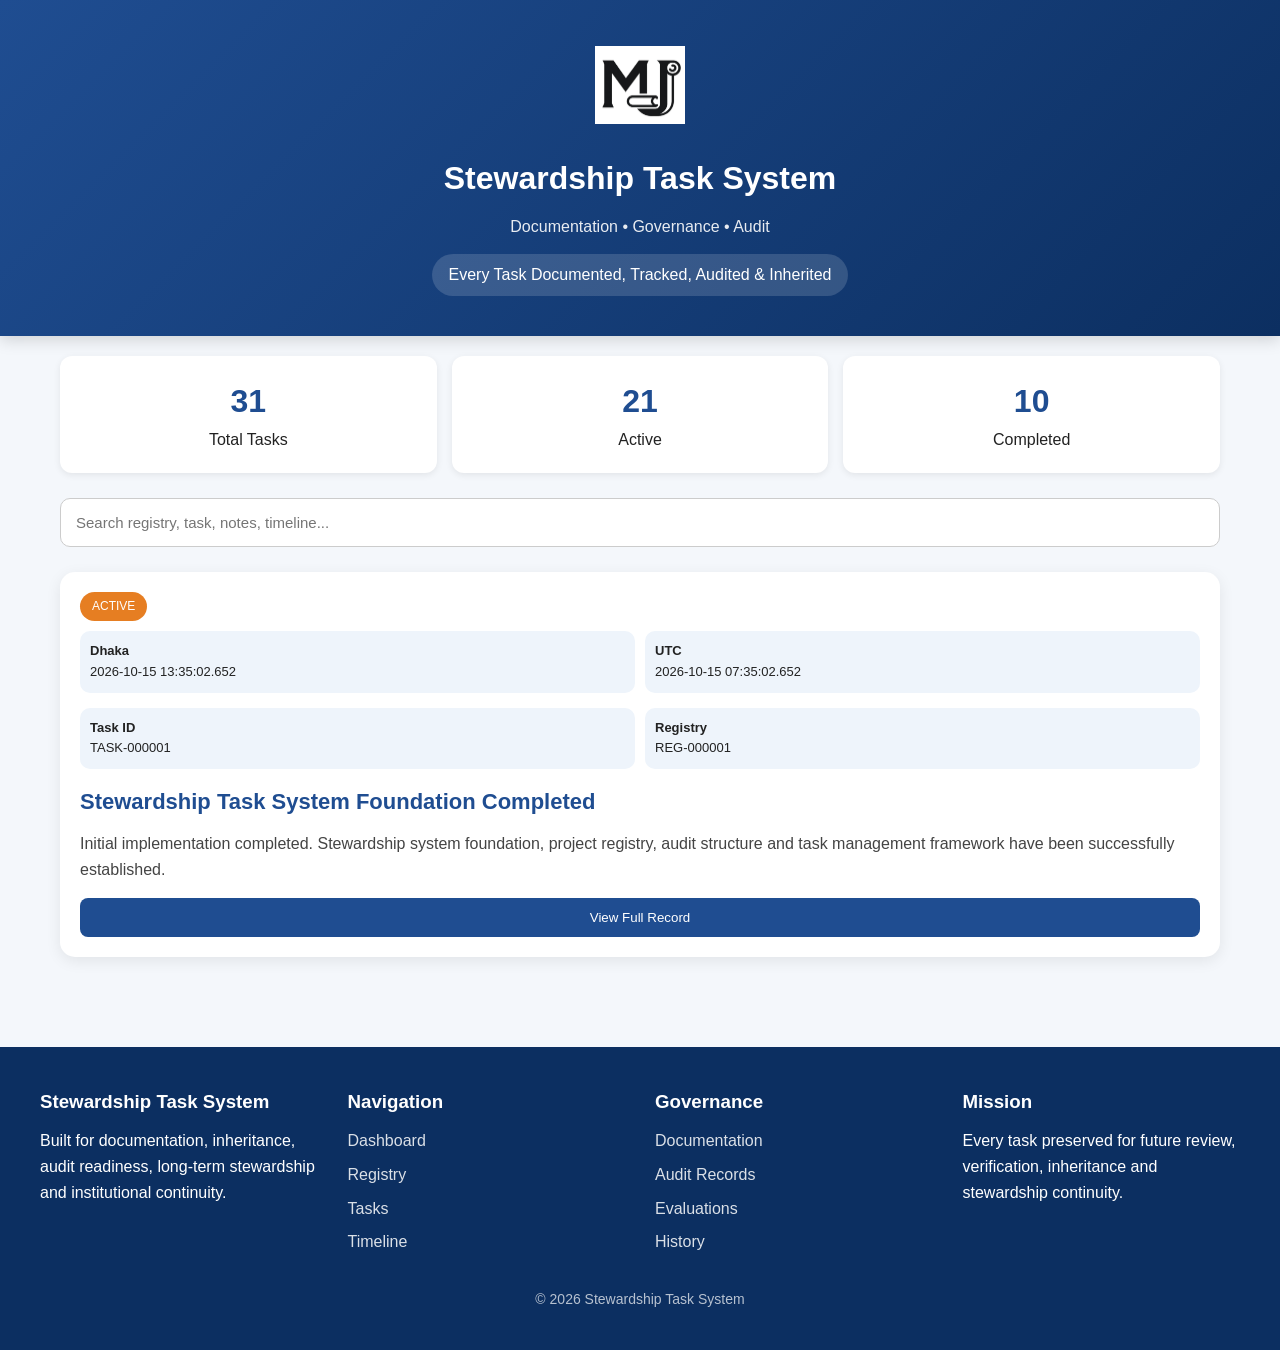
<file: task/index.html>
<!DOCTYPE html>
<html lang="en">

<head>

<meta charset="UTF-8">

<meta
name="viewport"
content="width=device-width, initial-scale=1.0">

<title>
Stewardship Task Dashboard
</title>

<style>

:root{

--primary:#1f4d91;
--accent:#27ae60;
--bg:#f4f7fb;
--card:#ffffff;
--text:#222;
--border:#dbe4ef;

}

*{
margin:0;
padding:0;
box-sizing:border-box;
}

body{

font-family:
Segoe UI,
Arial,
sans-serif;

background:var(--bg);
color:var(--text);

line-height:1.6;
}

.hero-header{

background:
linear-gradient(
135deg,
#1f4d91,
#0c2f61
);

color:white;

padding:40px 20px;

text-align:center;

box-shadow:
0 4px 15px rgba(0,0,0,.15);

}

.hero-logo{

width:90px;

height:90px;

object-fit:contain;

margin-bottom:15px;
}

.hero-header h1{

font-size:2rem;
margin-bottom:10px;
}

.hero-header p{

opacity:.9;
}

.hero-tag{

display:inline-block;

margin-top:15px;

padding:8px 16px;

border-radius:30px;

background:
rgba(255,255,255,.15);
}

.container{

max-width:1200px;

margin:auto;

padding:20px;
}

.stats{

display:grid;

grid-template-columns:
repeat(
auto-fit,
minmax(200px,1fr)
);

gap:15px;

margin-bottom:25px;
}

.stat{

background:var(--card);

padding:20px;

border-radius:12px;

text-align:center;

box-shadow:
0 2px 7px rgba(0,0,0,.08);
}

.stat h2{

color:var(--primary);

font-size:32px;
}

.search{

margin-bottom:25px;
}

.search input{

width:100%;

padding:15px;

border-radius:10px;

border:1px solid #ccc;

font-size:15px;
}

.task-card{

background:white;

border-radius:15px;

padding:20px;

margin-bottom:20px;

box-shadow:
0 4px 15px rgba(0,0,0,.08);
}

.record-bar{

display:flex;

flex-wrap:wrap;

gap:10px;

margin-bottom:15px;
}

.record-item{

background:#eef4fb;

padding:10px;

border-radius:10px;

font-size:13px;

flex:1;
}

.badge{

display:inline-block;

padding:5px 12px;

border-radius:20px;

font-size:12px;

color:white;

margin-bottom:10px;
}

.active{
background:#e67e22;
}

.completed{
background:#27ae60;
}

.task-title{

color:var(--primary);

font-size:22px;

margin-bottom:12px;
}

.task-preview{

color:#444;

display:-webkit-box;

-webkit-line-clamp:4;

-webkit-box-orient:vertical;

overflow:hidden;
}

.btn{

width:100%;

margin-top:15px;

padding:12px;

border:none;

background:var(--primary);

color:white;

border-radius:8px;

cursor:pointer;
}

.btn:hover{

background:#17396c;
}

.details{

display:none;

margin-top:20px;

border-top:
1px solid var(--border);

padding-top:20px;
}

.details.show{

display:block;
}

.section-title{

color:var(--primary);

margin-top:15px;

margin-bottom:10px;
}

.note-box{

background:#eef6ff;

border-left:
4px solid var(--primary);

padding:12px;

border-radius:6px;

margin-bottom:10px;
}

.progress{

background:#ddd;

height:12px;

border-radius:30px;

overflow:hidden;
}

.progress-fill{

height:100%;

background:var(--accent);
}

.timeline{

margin-top:10px;
}

.timeline-date{

font-weight:bold;

background:#f1f5fa;

padding:10px;

margin-top:15px;

border-radius:8px;
}

.timeline-item{

padding:10px;

border-left:
3px solid var(--accent);

margin-left:8px;

margin-top:5px;

background:#fafafa;
}

.footer{

margin-top:50px;

background:#0c2f61;

color:white;

padding:40px 20px;
}

.footer-wrap{

max-width:1200px;

margin:auto;

display:grid;

grid-template-columns:
repeat(
auto-fit,
minmax(250px,1fr)
);

gap:30px;
}

.footer h3{

margin-bottom:12px;
}

.footer a{

display:block;

text-decoration:none;

color:white;

margin-bottom:8px;

opacity:.85;
}

.footer a:hover{

opacity:1;
}

.footer-bottom{

margin-top:25px;

text-align:center;

opacity:.7;

font-size:14px;
}

@media(max-width:768px){

.hero-header h1{
font-size:1.6rem;
}

.task-title{
font-size:18px;
}

.record-item{

flex-basis:100%;
}

}

</style>

</head>

<body>

<header class="hero-header">

<img
src="assets/logo.png"
alt="Logo"
class="hero-logo">

<h1>
Stewardship Task System
</h1>

<p>
Documentation • Governance • Audit
</p>

<div class="hero-tag">
Every Task Documented, Tracked, Audited & Inherited
</div>

</header>

<div class="container">

<div class="stats">

<div class="stat">
<h2>31</h2>
<p>Total Tasks</p>
</div>

<div class="stat">
<h2>21</h2>
<p>Active</p>
</div>

<div class="stat">
<h2>10</h2>
<p>Completed</p>
</div>

</div>

<div class="search">

<input
type="text"
placeholder="Search registry, task, notes, timeline...">

</div>

<div class="task-card">

<span class="badge active">
ACTIVE
</span>

<div class="record-bar">

<div class="record-item">

<strong>Dhaka</strong>
<br>
2026-10-15 13:35:02.652

</div>

<div class="record-item">

<strong>UTC</strong>
<br>
2026-10-15 07:35:02.652

</div>

</div>

<div class="record-bar">

<div class="record-item">

<strong>Task ID</strong>
<br>
TASK-000001

</div>

<div class="record-item">

<strong>Registry</strong>
<br>
REG-000001

</div>

</div>

<h2 class="task-title">

Stewardship Task System Foundation Completed

</h2>

<p class="task-preview">

Initial implementation completed.
Stewardship system foundation,
project registry,
audit structure and task management framework have been successfully established.

</p>

<button class="btn expandBtn">

View Full Record

</button>

<div class="details">

<h3 class="section-title">

Overview

</h3>

<p>

This task established the initial stewardship system architecture with audit-ready record tracking and inheritance support.

</p>

<h3 class="section-title">

Notes

</h3>

<div class="note-box">

✓ Foundation created successfully

</div>

<div class="note-box">

✓ Registry architecture ready

</div>

<h3 class="section-title">

Progress

</h3>

<div class="progress">

<div
class="progress-fill"
style="width:67%;">

</div>

</div>

<p>

67% Completed

</p>

<h3 class="section-title">

Timeline

</h3>

<div class="timeline">

<div class="timeline-date">

2026-10-14

</div>

<div class="timeline-item">

13:05 ✓ Create project structure

</div>

<div class="timeline-item">

14:15 ✓ Implement _lib.py core library

</div>

<div class="timeline-date">

2026-10-15

</div>

<div class="timeline-item">

09:55 ✓ Implement add_task.py task creation system

</div>

<div class="timeline-item">

11:25 ✓ Build dashboard architecture

</div>

</div>

</div>

</div>

</div>

<footer class="footer">

<div class="footer-wrap">

<div>

<h3>
Stewardship Task System
</h3>

<p>

Built for documentation,
inheritance,
audit readiness,
long-term stewardship and institutional continuity.

</p>

</div>

<div>

<h3>
Navigation
</h3>

<a href="#">
Dashboard
</a>

<a href="#">
Registry
</a>

<a href="#">
Tasks
</a>

<a href="#">
Timeline
</a>

</div>

<div>

<h3>
Governance
</h3>

<a href="#">
Documentation
</a>

<a href="#">
Audit Records
</a>

<a href="#">
Evaluations
</a>

<a href="#">
History
</a>

</div>

<div>

<h3>
Mission
</h3>

<p>

Every task preserved for future review,
verification,
inheritance and stewardship continuity.

</p>

</div>

</div>

<div class="footer-bottom">

© 2026 Stewardship Task System

</div>

</footer>

<script>

document
.querySelectorAll(".expandBtn")
.forEach(button=>{

button.addEventListener(
"click",
()=>{

const details=
button.nextElementSibling;

details.classList.toggle(
"show"
);

button.textContent=
details.classList.contains(
"show"
)
?
"Hide Record"
:
"View Full Record";

});

});

</script>

</body>

</html>
</file>
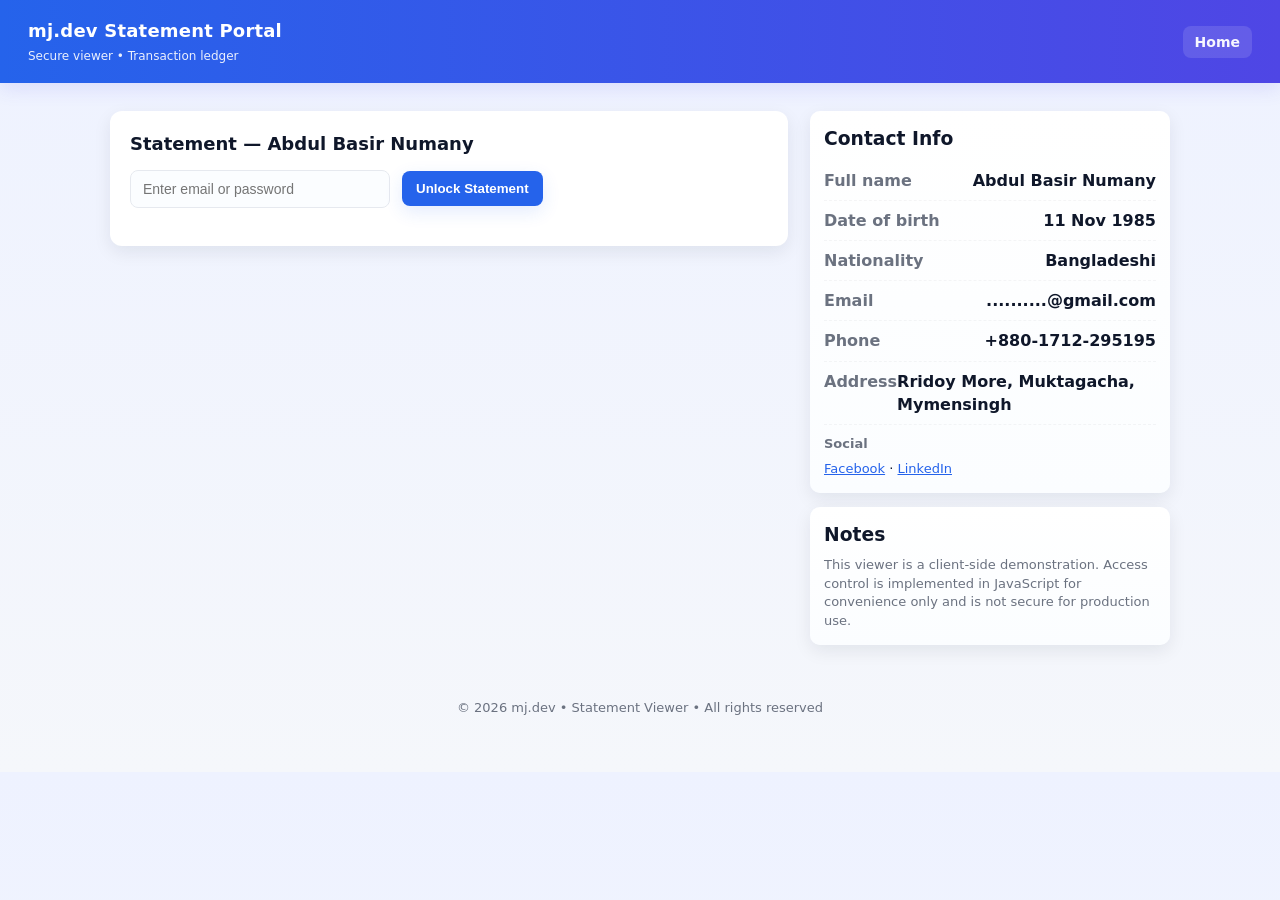
<file: qf/abasirnumany/index.html>
<!DOCTYPE html>
<html lang="en">
<head>
  <meta charset="utf-8" />
  <title>Statement Viewer — Abdul Basir Numany</title>
  <meta name="viewport" content="width=device-width,initial-scale=1" />
  <style>
    :root{
      --bg:#f5f7fb;
      --card:#ffffff;
      --muted:#6b7280;
      --accent:#2563eb;
      --accent-2:#06b6d4;
      --success:#10b981;
      --danger:#ef4444;
      --glass: rgba(255,255,255,0.6);
      --shadow: 0 6px 18px rgba(15,23,42,0.08);
      --mono: "Courier New", Courier, monospace;
    }
    *{box-sizing:border-box}
    body{
      margin:0;
      font-family: Inter, system-ui, -apple-system, "Segoe UI", Roboto, "Helvetica Neue", Arial;
      background: linear-gradient(180deg, #eef2ff 0%, var(--bg) 100%);
      color:#0f172a;
      -webkit-font-smoothing:antialiased;
      -moz-osx-font-smoothing:grayscale;
      line-height:1.45;
    }

    header{
      background:linear-gradient(90deg,var(--accent),#4f46e5);
      color:#fff;
      padding:18px 28px;
      display:flex;
      align-items:center;
      justify-content:space-between;
      gap:20px;
      box-shadow: 0 6px 18px rgba(79,70,229,0.12);
      position:sticky;
      top:0;
      z-index:50;
    }
    .brand{display:flex;gap:14px;align-items:center}
    .logo{width:48px;height:48px;border-radius:10px;background:linear-gradient(135deg,#fff 0%, rgba(255,255,255,0.15) 100%);display:flex;align-items:center;justify-content:center;color:var(--accent);font-weight:700;font-size:18px;box-shadow: 0 6px 18px rgba(15,23,42,0.06)}
    header h1{font-size:18px;margin:0;font-weight:600;letter-spacing:0.2px}
    nav ul{list-style:none;margin:0;padding:0;display:flex;gap:18px;align-items:center}
    nav a{color:rgba(255,255,255,0.95);text-decoration:none;font-weight:600;font-size:14px}
    nav a.secondary{background:rgba(255,255,255,0.12);padding:8px 12px;border-radius:8px}

    .wrap{max-width:1100px;margin:28px auto;padding:0 20px}
    .grid{display:grid;grid-template-columns: 1fr 360px;gap:22px;align-items:start}

    .card{background:var(--card);border-radius:12px;padding:20px;box-shadow:var(--shadow);overflow:hidden}
    .card h2{margin:0 0 12px 0;font-size:18px}
    .lead{color:var(--muted);font-size:14px;margin-bottom:16px}

    .access{display:flex;gap:12px;align-items:center;margin-bottom:18px;flex-wrap:wrap}
    .access input[type="text"]{padding:10px 12px;border-radius:8px;border:1px solid #e6e9ef;background:#fbfdff;width:260px;font-size:14px}
    .access button{padding:10px 14px;border-radius:8px;border:none;background:var(--accent);color:#fff;font-weight:700;cursor:pointer;box-shadow: 0 6px 18px rgba(37,99,235,0.12)}
    .hint{font-size:13px;color:var(--muted)}

    .countdown{display:flex;gap:12px;align-items:center;margin-top:8px;background:linear-gradient(90deg, rgba(37,99,235,0.06), rgba(6,182,212,0.03));padding:12px;border-radius:10px;border:1px solid rgba(37,99,235,0.06);color:var(--accent);font-weight:700}

    table{width:100%;border-collapse:collapse;font-size:14px;margin-top:14px;background:transparent}
    thead th{text-align:left;padding:12px 10px;background:linear-gradient(90deg,#eef2ff,#f8fafc);color:#0f172a;font-weight:700;border-bottom:2px solid rgba(15,23,42,0.04);font-size:13px}
    tbody td{padding:12px 10px;border-bottom:1px dashed rgba(15,23,42,0.04);vertical-align:middle}
    tbody tr:nth-child(even){background:rgba(15,23,42,0.02)}
    .mono{font-family:var(--mono);color:#0b1220}

    .summary{display:flex;gap:12px;margin-top:18px;flex-wrap:wrap}
    .summary .tile{flex:1 1 160px;background:linear-gradient(180deg,#fff,#fbfdff);padding:14px;border-radius:10px;box-shadow: 0 6px 18px rgba(2,6,23,0.04);border:1px solid rgba(2,6,23,0.03)}
    .tile .label{font-size:13px;color:var(--muted);margin-bottom:6px;font-weight:600}
    .tile .value{font-size:18px;font-weight:800;color:#0f172a}

    .side{display:flex;flex-direction:column;gap:14px}
    .info-card{padding:14px;border-radius:10px;background:linear-gradient(180deg,#fff,#fbfdff);box-shadow:var(--shadow)}
    .info-row{display:flex;justify-content:space-between;padding:8px 0;border-bottom:1px dashed rgba(15,23,42,0.04)}
    .info-row:last-child{border-bottom:0}
    .info-row .k{color:var(--muted);font-weight:700}
    .info-row .v{font-weight:700;color:#0f172a}

    footer{margin-top:28px;padding:18px 20px;text-align:center;color:var(--muted);font-size:13px}

    @media (max-width:980px){.grid{grid-template-columns:1fr; padding-bottom:80px}.access input[type="text"]{width:100%}}
  </style>
</head>
<body>
  <header>
    <div class="brand">
      <div>
        <h1>mj.dev Statement Portal</h1>
        <div style="font-size:12px;color:rgba(255,255,255,0.9);margin-top:4px">Secure viewer • Transaction ledger</div>
      </div>
    </div>

    <nav>
      <ul>
        <li><a href="https://mj-ahmad.github.io/qf/" class="secondary">Home</a></li>
      </ul>
    </nav>
  </header>

  <main class="wrap">
    <div class="grid">
      <section class="card" aria-labelledby="statementTitle">
        <h2 id="statementTitle">Statement — Abdul Basir Numany</h2>
        <div class="access" aria-hidden="false">
          <input id="credential" type="text" placeholder="Enter email or password" aria-label="Credential input" />
          <button id="unlockBtn" type="button">Unlock Statement</button>
        </div>

        <div id="accessMessage" style="display:none;margin-top:8px;font-size:13px;color:var(--danger);font-weight:700"></div>

        <div class="countdown" id="countdown" style="display:none">
          <div id="countdownLabel">Countdown</div>
          <div id="countdownTimer" style="margin-left:8px;color:var(--accent-2)"></div>
        </div>

        <div id="statementArea" style="display:none;margin-top:18px">
          <div style="display:flex;justify-content:space-between;align-items:center;gap:12px;flex-wrap:wrap">
            <div>
              <div style="font-weight:800;font-size:16px">Abdul Basir Numany</div>
              <div style="color:var(--muted);font-size:13px;margin-top:4px">Supporter • Creditor — emergency help without formal documentation</div>
            </div>
            <div style="text-align:right;color:var(--muted);font-size:13px">
              <div><strong>Last update</strong></div>
              <div id="lastUpdate" style="font-weight:700;margin-top:6px">Wednesday, February 25, 2026 2:39:56 PM</div>
            </div>
          </div>

          <h3 style="margin-top:18px;margin-bottom:6px">Transaction History</h3>
          <table aria-describedby="transactionsDesc" class="mono">
            <thead>
              <tr>
                <th>Date & Time</th>
                <th>Amount (Tk)</th>
                <th>Method</th>
                <th>Details</th>
                <th>Trx ID</th>
              </tr>
            </thead>
            <tbody id="txBody"></tbody>
          </table>

          <div class="summary" aria-hidden="false" style="margin-top:12px">
            <div class="tile">
              <div class="label">Total Nagad</div>
              <div class="value" id="totalNagad">Tk. 0</div>
            </div>
            <div class="tile">
              <div class="label">Total Bkash</div>
              <div class="value" id="totalBkash">Tk. 0</div>
            </div>
            <div class="tile">
              <div class="label">Total Cash</div>
              <div class="value" id="totalCash">Tk. 0</div>
            </div>
            <div class="tile">
              <div class="label">Grand Total</div>
              <div class="value" id="grandTotal">Tk. 0</div>
            </div>
          </div>

          <div style="margin-top:18px">
            <h4 style="margin:0 0 8px 0">Remarks</h4>
            <div style="color:var(--muted);font-size:14px">-</div>
            <div style="color:var(--muted);font-size:14px;margin-top:6px">-</div>
          </div>
        </div>
      </section>

      <aside class="side">
        <div class="info-card card">
          <h3 style="margin:0 0 8px 0">Contact Info</h3>
          <div class="info-row"><div class="k">Full name</div><div class="v">Abdul Basir Numany</div></div>
          <div class="info-row"><div class="k">Date of birth</div><div class="v">11 Nov 1985</div></div>
          <div class="info-row"><div class="k">Nationality</div><div class="v">Bangladeshi</div></div>
          <div class="info-row"><div class="k">Email</div><div class="v" id="maskedEmail">..........@gmail.com</div></div>
          <div class="info-row"><div class="k">Phone</div><div class="v">+880-1712-295195</div></div>
          <div class="info-row"><div class="k">Address</div><div class="v">Rridoy More, Muktagacha, Mymensingh</div></div>
          <div style="margin-top:10px;font-size:13px;color:var(--muted)"><strong>Social</strong></div>
          <div style="margin-top:6px;font-size:13px"><a href="https://facebook.com/abdul.basir.numany.2025" target="_blank" rel="noopener" style="color:var(--accent)">Facebook</a> · <a href="https://linkedin.com/in/" target="_blank" rel="noopener" style="color:var(--accent)">LinkedIn</a></div>
        </div>

        <div class="info-card card">
          <h3 style="margin:0 0 8px 0">Notes</h3>
          <div style="color:var(--muted);font-size:13px">This viewer is a client-side demonstration. Access control is implemented in JavaScript for convenience only and is not secure for production use.</div>
        </div>
      </aside>
    </div>

    <footer>
      <div style="max-width:1100px;margin:0 auto;padding:8px 20px;color:var(--muted)">
        &copy; 2026 mj.dev • Statement Viewer • All rights reserved
      </div>
    </footer>
  </main>

  <script>
    // --- Data (from user-provided statement) ---
    const transactions = [
      {dt:"2025-10-15 21:53", amount:2000, method:"Nagad", details:"8801826742829", trx:"74H0CFHW"},
      {dt:"2025-10-16 20:56", amount:2000, method:"Nagad", details:"8801826742829", trx:"74H5R6C5"},
      {dt:"2025-10-17 21:29", amount:1000, method:"Nagad", details:"8801826742829", trx:"74HABO3Y"},
      {dt:"2025-10-28 23:00", amount:1000, method:"Cash", details:"-", trx:"-"},
      {dt:"2025-10-29 12:03", amount:20000, method:"Bkash", details:"Bank to bKash", trx:"CJT4OETN40"},
      {dt:"2025-11-20 06:19", amount:500, method:"Bkash", details:"8801742610792", trx:"CKK4CZTNYG"},
      {dt:"2025-11-27 09:49", amount:500, method:"Nagad", details:"8801826742829", trx:"74MKUTEC"},
      {dt:"2025-12-16 19:50", amount:510, method:"Nagad", details:"8801826742829", trx:"74P7WJQ1"},
      {dt:"2025-12-21 19:10", amount:8000, method:"Nagad", details:"Bank to Nagad", trx:"74PVWB9V"},
      {dt:"2026-01-16 23:31", amount:2000, method:"Bkash", details:"Bank to bKash", trx:"DAG17CWVM7"},
      {dt:"2026-01-17 20:54", amount:2040, method:"Bkash", details:"Bank to bKash", trx:"DAH688QTQE"},
      {dt:"2026-01-31 21:06", amount:2030, method:"Bkash", details:"Bank to bKash", trx:"DAV0NNY3Q6"},
      {dt:"2026-02-06 22:07", amount:1500, method:"Bkash", details:"Bank to bKash", trx:"DB69UGWY1B"}
    ];

    // --- Access control (client-side demo) ---
    // Added password "1712295195" to the valid credentials set
    const validCredentials = new Set(["ABasir","abasir@gmail.com","password123","1712295195"]);
    const unlockBtn = document.getElementById('unlockBtn');
    const credentialInput = document.getElementById('credential');
    const statementArea = document.getElementById('statementArea');
    const accessMessage = document.getElementById('accessMessage');
    const countdownWrap = document.getElementById('countdown');

    unlockBtn.addEventListener('click', tryUnlock);
    credentialInput.addEventListener('keydown', (e)=>{ if(e.key === 'Enter') tryUnlock(); });

    function tryUnlock(){
      const val = credentialInput.value.trim();
      if(!val){
        showAccess("Please enter an email or password to continue.");
        return;
      }
      if(validCredentials.has(val)){
        accessMessage.style.display = 'none';
        revealStatement();
      } else {
        showAccess("Access Denied — incorrect email or password.");
      }
    }

    function showAccess(msg){
      accessMessage.style.display = 'block';
      accessMessage.textContent = msg;
      statementArea.style.display = 'none';
      countdownWrap.style.display = 'none';
    }

    // --- Populate table and totals ---
    function formatNumber(n){
      return n.toLocaleString('en-US');
    }

    function renderTransactions(){
      const tbody = document.getElementById('txBody');
      tbody.innerHTML = '';
      let totals = {Nagad:0,Bkash:0,Cash:0};
      transactions.forEach(tx=>{
        const tr = document.createElement('tr');
        tr.innerHTML = `<td class="mono">${tx.dt}</td>
                        <td class="mono">Tk. ${formatNumber(tx.amount)}</td>
                        <td>${tx.method}</td>
                        <td class="mono">${tx.details}</td>
                        <td class="mono">${tx.trx}</td>`;
        tbody.appendChild(tr);
        if(tx.method === 'Nagad') totals.Nagad += tx.amount;
        else if(tx.method === 'Bkash') totals.Bkash += tx.amount;
        else if(tx.method === 'Cash') totals.Cash += tx.amount;
      });
      const grand = totals.Nagad + totals.Bkash + totals.Cash;
      document.getElementById('totalNagad').textContent = `Tk. ${formatNumber(totals.Nagad)}`;
      document.getElementById('totalBkash').textContent = `Tk. ${formatNumber(totals.Bkash)}`;
      document.getElementById('totalCash').textContent = `Tk. ${formatNumber(totals.Cash)}`;
      document.getElementById('grandTotal').textContent = `Tk. ${formatNumber(grand)}`;
    }

    // --- Reveal statement and start countdown ---
    function revealStatement(){
      renderTransactions();
      statementArea.style.display = 'block';
      countdownWrap.style.display = 'flex';
      startCountdown();
      statementArea.scrollIntoView({behavior:'smooth', block:'start'});
    }

    // --- Countdown (configurable target) ---
    let countdownTarget = new Date("March 1, 2026 00:00:00");
    const countdownTimer = document.getElementById('countdownTimer');
    const countdownLabel = document.getElementById('countdownLabel');

    function startCountdown(){
      updateCountdown();
      if(window._countdownInterval) clearInterval(window._countdownInterval);
      window._countdownInterval = setInterval(updateCountdown, 1000);
    }

    function updateCountdown(){
      const now = new Date();
      const diff = countdownTarget - now;
      if(diff <= 0){
        countdownTimer.textContent = "00d 00h 00m 00s";
        countdownLabel.textContent = "Countdown Finished";
        clearInterval(window._countdownInterval);
        return;
      }
      const days = Math.floor(diff / (1000*60*60*24));
      const hours = Math.floor((diff % (1000*60*60*24)) / (1000*60*60));
      const minutes = Math.floor((diff % (1000*60*60)) / (1000*60));
      const seconds = Math.floor((diff % (1000*60)) / 1000);
      countdownTimer.textContent = `${pad(days)}d ${pad(hours)}h ${pad(minutes)}m ${pad(seconds)}s`;
      countdownLabel.textContent = "Countdown to next update";
    }

    function pad(n){ return String(n).padStart(2,'0'); }

    // --- Quick actions: copy summary, download CSV, print ---
    document.getElementById('copySummary').addEventListener('click', ()=>{
      const summary = [
        "Statement — Abdul Basir Numany",
        "Total Nagad: " + document.getElementById('totalNagad').textContent,
        "Total Bkash: " + document.getElementById('totalBkash').textContent,
        "Total Cash: " + document.getElementById('totalCash').textContent,
        "Grand Total: " + document.getElementById('grandTotal').textContent
      ].join('\n');
      navigator.clipboard?.writeText(summary).then(()=>{ alert('Summary copied to clipboard.'); }).catch(()=>{ alert('Unable to copy.'); });
    });

    document.getElementById('downloadCsv').addEventListener('click', ()=>{
      const headers = ['Date & Time','Amount (Tk)','Method','Details','Trx ID'];
      const rows = transactions.map(t => [t.dt, t.amount, t.method, t.details, t.trx]);
      const csv = [headers, ...rows].map(r => r.map(cell => `"${String(cell).replace(/"/g,'""')}"`).join(',')).join('\n');
      const blob = new Blob([csv], {type:'text/csv;charset=utf-8;'});
      const url = URL.createObjectURL(blob);
      const a = document.createElement('a');
      a.href = url;
      a.download = 'statement_abdul_basir.csv';
      document.body.appendChild(a);
      a.click();
      a.remove();
      URL.revokeObjectURL(url);
    });

    document.getElementById('printBtn').addEventListener('click', ()=>{ window.print(); });

    (function init(){
      countdownWrap.style.display = 'none';
    })();
  </script>
</body>
</html>
</file>
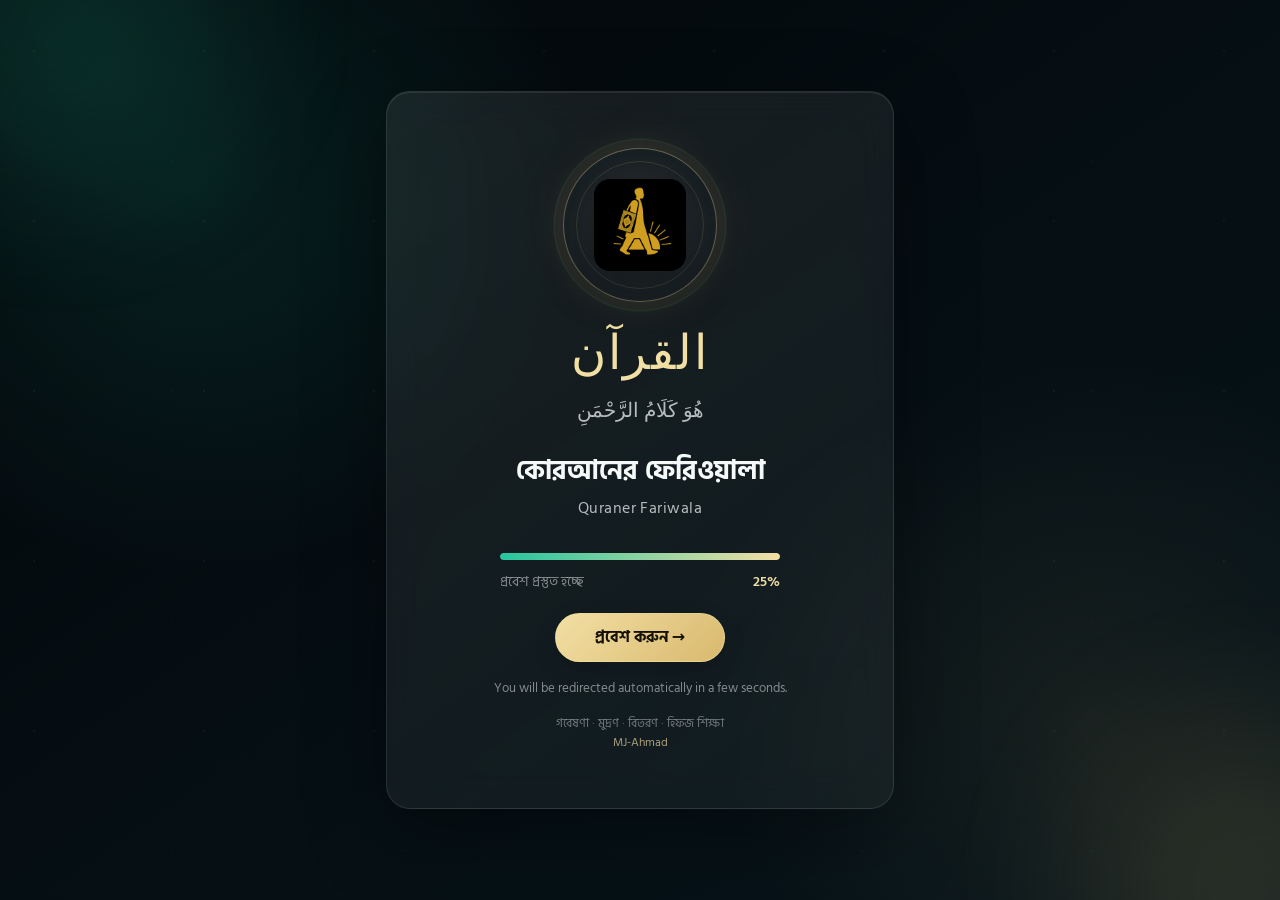
<file: qf/QuranerFariwala0.0/index.html>
<!doctype html>
<html lang="bn">
<head>
  <meta charset="utf-8">

  <meta
    name="viewport"
    content="width=device-width, initial-scale=1"
  >

  <meta
    name="description"
    content="কোরআনের ফেরিওয়ালা — গবেষণা, মুদ্রণ, বিতরণ ও হিফজ শিক্ষা ব্যবস্থাপনার একটি উদ্যোগ।"
  >

  <meta
    name="author"
    content="MJ-Ahmad"
  >

  <meta
    name="theme-color"
    content="#07151b"
  >

  <meta
    http-equiv="refresh"
    content="4.2; url=home/index.html"
  >

  <title>কোরআনের ফেরিওয়ালা — QuranerFariwala</title>

  <link
    rel="icon"
    href="assets/logo.png"
    type="image/png"
  >

  <link
    rel="preconnect"
    href="https://fonts.googleapis.com"
  >

  <link
    rel="preconnect"
    href="https://fonts.gstatic.com"
    crossorigin
  >

  <link
    href="https://fonts.googleapis.com/css2?family=Hind+Siliguri:wght@400;500;600;700&family=Tiro+Bangla&display=swap"
    rel="stylesheet"
  >

  <style>
    :root {
      --background-start: #03070a;
      --background-end: #07151b;
      --panel: rgba(255, 255, 255, 0.045);
      --panel-border: rgba(255, 255, 255, 0.1);
      --text: #f5faf8;
      --muted: rgba(245, 250, 248, 0.72);
      --soft: rgba(245, 250, 248, 0.5);
      --gold: #d9b96e;
      --gold-light: #f2dfa4;
      --green: #14866e;
      --green-light: #26c59e;
      --focus: #ffe08a;
      --serif: "Tiro Bangla", Georgia, serif;
      --sans: "Hind Siliguri", system-ui, sans-serif;
      --duration: 4200ms;
    }

    * {
      box-sizing: border-box;
    }

    html,
    body {
      min-height: 100%;
      margin: 0;
    }

    body {
      min-height: 100vh;
      overflow: hidden;
      display: grid;
      place-items: center;
      position: relative;
      color: var(--text);
      font-family: var(--sans);
      background:
        radial-gradient(
          circle at 15% 20%,
          rgba(23, 134, 110, 0.18),
          transparent 30%
        ),
        radial-gradient(
          circle at 85% 80%,
          rgba(217, 185, 110, 0.08),
          transparent 28%
        ),
        linear-gradient(
          145deg,
          var(--background-start),
          var(--background-end)
        );
      -webkit-font-smoothing: antialiased;
      text-rendering: optimizeLegibility;
    }

    a {
      color: inherit;
    }

    button,
    a {
      -webkit-tap-highlight-color: transparent;
    }

    :focus-visible {
      outline: 3px solid var(--focus);
      outline-offset: 4px;
    }

    .background-pattern {
      position: fixed;
      inset: 0;
      z-index: 0;
      pointer-events: none;
      opacity: 0.55;
      background-image:
        radial-gradient(
          circle at 20% 30%,
          rgba(255, 255, 255, 0.08) 0 1px,
          transparent 1.5px
        ),
        radial-gradient(
          circle at 75% 70%,
          rgba(38, 197, 158, 0.08) 0 1px,
          transparent 1.5px
        );
      background-size: 170px 170px, 230px 230px;
      animation: patternMove 24s linear infinite;
    }

    @keyframes patternMove {
      0% {
        background-position: 0 0, 0 0;
      }

      50% {
        background-position: 80px 50px, -60px 90px;
      }

      100% {
        background-position: 0 0, 0 0;
      }
    }

    .glow {
      position: fixed;
      width: 320px;
      height: 320px;
      border-radius: 50%;
      pointer-events: none;
      filter: blur(80px);
      opacity: 0.14;
    }

    .glow-one {
      top: -140px;
      left: -100px;
      background: var(--green-light);
    }

    .glow-two {
      right: -130px;
      bottom: -150px;
      background: var(--gold);
    }

    .splash-wrapper {
      width: min(92vw, 540px);
      position: relative;
      z-index: 2;
      padding: 1rem;
      text-align: center;
    }

    .splash-card {
      padding: clamp(2rem, 7vw, 3.5rem) clamp(1.4rem, 6vw, 3rem);
      border: 1px solid var(--panel-border);
      border-radius: 24px;
      background: linear-gradient(
        145deg,
        rgba(255, 255, 255, 0.08),
        var(--panel)
      );
      box-shadow:
        0 24px 80px rgba(0, 0, 0, 0.38),
        inset 0 1px 0 rgba(255, 255, 255, 0.08);
      backdrop-filter: blur(18px);
      -webkit-backdrop-filter: blur(18px);
      animation: cardIn 900ms cubic-bezier(.2, .8, .2, 1) both;
    }

    @keyframes cardIn {
      from {
        opacity: 0;
        transform: translateY(24px) scale(0.96);
      }

      to {
        opacity: 1;
        transform: translateY(0) scale(1);
      }
    }

    .logo-frame {
      width: 154px;
      height: 154px;
      margin: 0 auto 1.4rem;
      display: grid;
      place-items: center;
      position: relative;
      border: 1px solid rgba(242, 223, 164, 0.35);
      border-radius: 50%;
      background:
        radial-gradient(
          circle,
          rgba(255, 255, 255, 0.13),
          rgba(255, 255, 255, 0.02) 68%
        );
      box-shadow:
        0 0 0 10px rgba(217, 185, 110, 0.04),
        0 0 45px rgba(217, 185, 110, 0.14);
      animation: logoFloat 5.5s ease-in-out infinite;
    }

    .logo-frame::before,
    .logo-frame::after {
      content: "";
      position: absolute;
      inset: 12px;
      border: 1px solid rgba(217, 185, 110, 0.16);
      border-radius: 50%;
    }

    .logo-frame::after {
      inset: -10px;
      border-color: rgba(38, 197, 158, 0.1);
    }

    .logo {
      width: 92px;
      height: 92px;
      object-fit: contain;
      border-radius: 16px;
      filter: drop-shadow(0 12px 24px rgba(0, 0, 0, 0.45));
    }

    @keyframes logoFloat {
      0%,
      100% {
        transform: translateY(0) rotate(-1deg);
      }

      50% {
        transform: translateY(-9px) rotate(1deg);
      }
    }

    .arabic-title {
      margin: 0;
      color: var(--gold-light);
      font: 400 clamp(2rem, 8vw, 3rem) / 1.35 var(--serif);
      letter-spacing: 0.04em;
    }

    .arabic-subtitle {
      margin: 0.35rem 0 1.25rem;
      color: var(--muted);
      font: 400 clamp(1rem, 4vw, 1.25rem) / 1.7 var(--serif);
    }

    .brand-title {
      margin: 0;
      color: var(--text);
      font-size: clamp(1.25rem, 5vw, 1.7rem);
      font-weight: 700;
    }

    .brand-title-en {
      margin: 0.2rem 0 0;
      color: var(--muted);
      font-size: 0.98rem;
      letter-spacing: 0.03em;
    }

    .loading-area {
      width: min(100%, 280px);
      margin: 2rem auto 1.25rem;
    }

    .progress-track {
      width: 100%;
      height: 7px;
      overflow: hidden;
      border-radius: 999px;
      background: rgba(255, 255, 255, 0.1);
    }

    .progress-bar {
      width: 0;
      height: 100%;
      border-radius: inherit;
      background: linear-gradient(
        90deg,
        var(--green-light),
        var(--gold-light)
      );
      box-shadow: 0 0 18px rgba(38, 197, 158, 0.45);
      animation: progress var(--duration) linear forwards;
    }

    @keyframes progress {
      from {
        width: 0;
      }

      to {
        width: 100%;
      }
    }

    .loading-label {
      display: flex;
      justify-content: space-between;
      gap: 1rem;
      margin-top: 0.65rem;
      color: var(--soft);
      font-size: 0.85rem;
    }

    .loading-label strong {
      color: var(--gold-light);
      font-weight: 600;
    }

    .enter-link {
      display: inline-flex;
      align-items: center;
      justify-content: center;
      min-width: 170px;
      min-height: 44px;
      padding: 0.65rem 1.2rem;
      border: 1px solid rgba(242, 223, 164, 0.45);
      border-radius: 999px;
      color: #171207;
      background: linear-gradient(
        135deg,
        var(--gold-light),
        var(--gold)
      );
      font-weight: 700;
      text-decoration: none;
      box-shadow: 0 8px 22px rgba(0, 0, 0, 0.2);
      transition:
        transform 180ms ease,
        box-shadow 180ms ease,
        filter 180ms ease;
    }

    .enter-link:hover {
      transform: translateY(-2px);
      filter: brightness(1.06);
      box-shadow: 0 12px 28px rgba(0, 0, 0, 0.3);
    }

    .hint {
      margin: 1rem 0 0;
      color: var(--soft);
      font-size: 0.8rem;
    }

    .footer-note {
      margin: 1rem 0 0;
      color: rgba(245, 250, 248, 0.42);
      font-size: 0.75rem;
    }

    .footer-note a {
      color: rgba(242, 223, 164, 0.68);
      text-decoration: none;
    }

    @media (max-width: 480px) {
      .splash-wrapper {
        width: 94vw;
        padding: 0.5rem;
      }

      .splash-card {
        border-radius: 20px;
      }

      .logo-frame {
        width: 132px;
        height: 132px;
      }

      .logo {
        width: 80px;
        height: 80px;
      }
    }

    @media (prefers-reduced-motion: reduce) {
      *,
      *::before,
      *::after {
        animation-duration: 1ms !important;
        animation-iteration-count: 1 !important;
        scroll-behavior: auto !important;
      }

      .progress-bar {
        width: 100%;
      }
    }
  </style>
</head>

<body>
  <div class="background-pattern" aria-hidden="true"></div>
  <div class="glow glow-one" aria-hidden="true"></div>
  <div class="glow glow-two" aria-hidden="true"></div>

  <main
    class="splash-wrapper"
    role="main"
    aria-labelledby="splash-title"
  >
    <section class="splash-card">
      <div class="logo-frame">
        <img
          class="logo"
          src="assets/logo.png"
          alt="কোরআনের ফেরিওয়ালা লোগো"
          width="92"
          height="92"
        >
      </div>

      <h1 class="arabic-title" id="splash-title">
        القرآن
      </h1>

      <p class="arabic-subtitle">
        هُوَ كَلَامُ الرَّحْمَنِ
      </p>

      <h2 class="brand-title">
        কোরআনের ফেরিওয়ালা
      </h2>

      <p class="brand-title-en">
        Quraner Fariwala
      </p>

      <div
        class="loading-area"
        role="status"
        aria-live="polite"
        aria-label="হোম পেজ লোড হচ্ছে"
      >
        <div class="progress-track">
          <div class="progress-bar"></div>
        </div>

        <div class="loading-label">
          <span>প্রবেশ প্রস্তুত হচ্ছে</span>
          <strong id="progressText">0%</strong>
        </div>
      </div>

      <a
        class="enter-link"
        href="home/index.html"
      >
        প্রবেশ করুন
        <span aria-hidden="true">&nbsp;→</span>
      </a>

      <p class="hint">
        You will be redirected automatically in a few seconds.
      </p>

      <p class="footer-note">
        গবেষণা · মুদ্রণ · বিতরণ · হিফজ শিক্ষা
        <br>
        <a
          href="https://github.com/MJ-Ahmad"
          target="_blank"
          rel="noopener noreferrer"
        >
          MJ-Ahmad
        </a>
      </p>
    </section>
  </main>

  <script>
    (function () {
      const homeUrl = 'home/index.html';
      const progressText = document.getElementById('progressText');
      const duration = 4200;
      const startTime = performance.now();

      function updateProgress(currentTime) {
        const elapsed = currentTime - startTime;
        const percentage = Math.min(
          100,
          Math.round((elapsed / duration) * 100)
        );

        if (progressText) {
          progressText.textContent = percentage + '%';
        }

        if (percentage < 100) {
          window.requestAnimationFrame(updateProgress);
        }
      }

      window.requestAnimationFrame(updateProgress);

      window.setTimeout(function () {
        window.location.href = homeUrl;
      }, duration);
    })();
  </script>
</body>
</html>
</file>
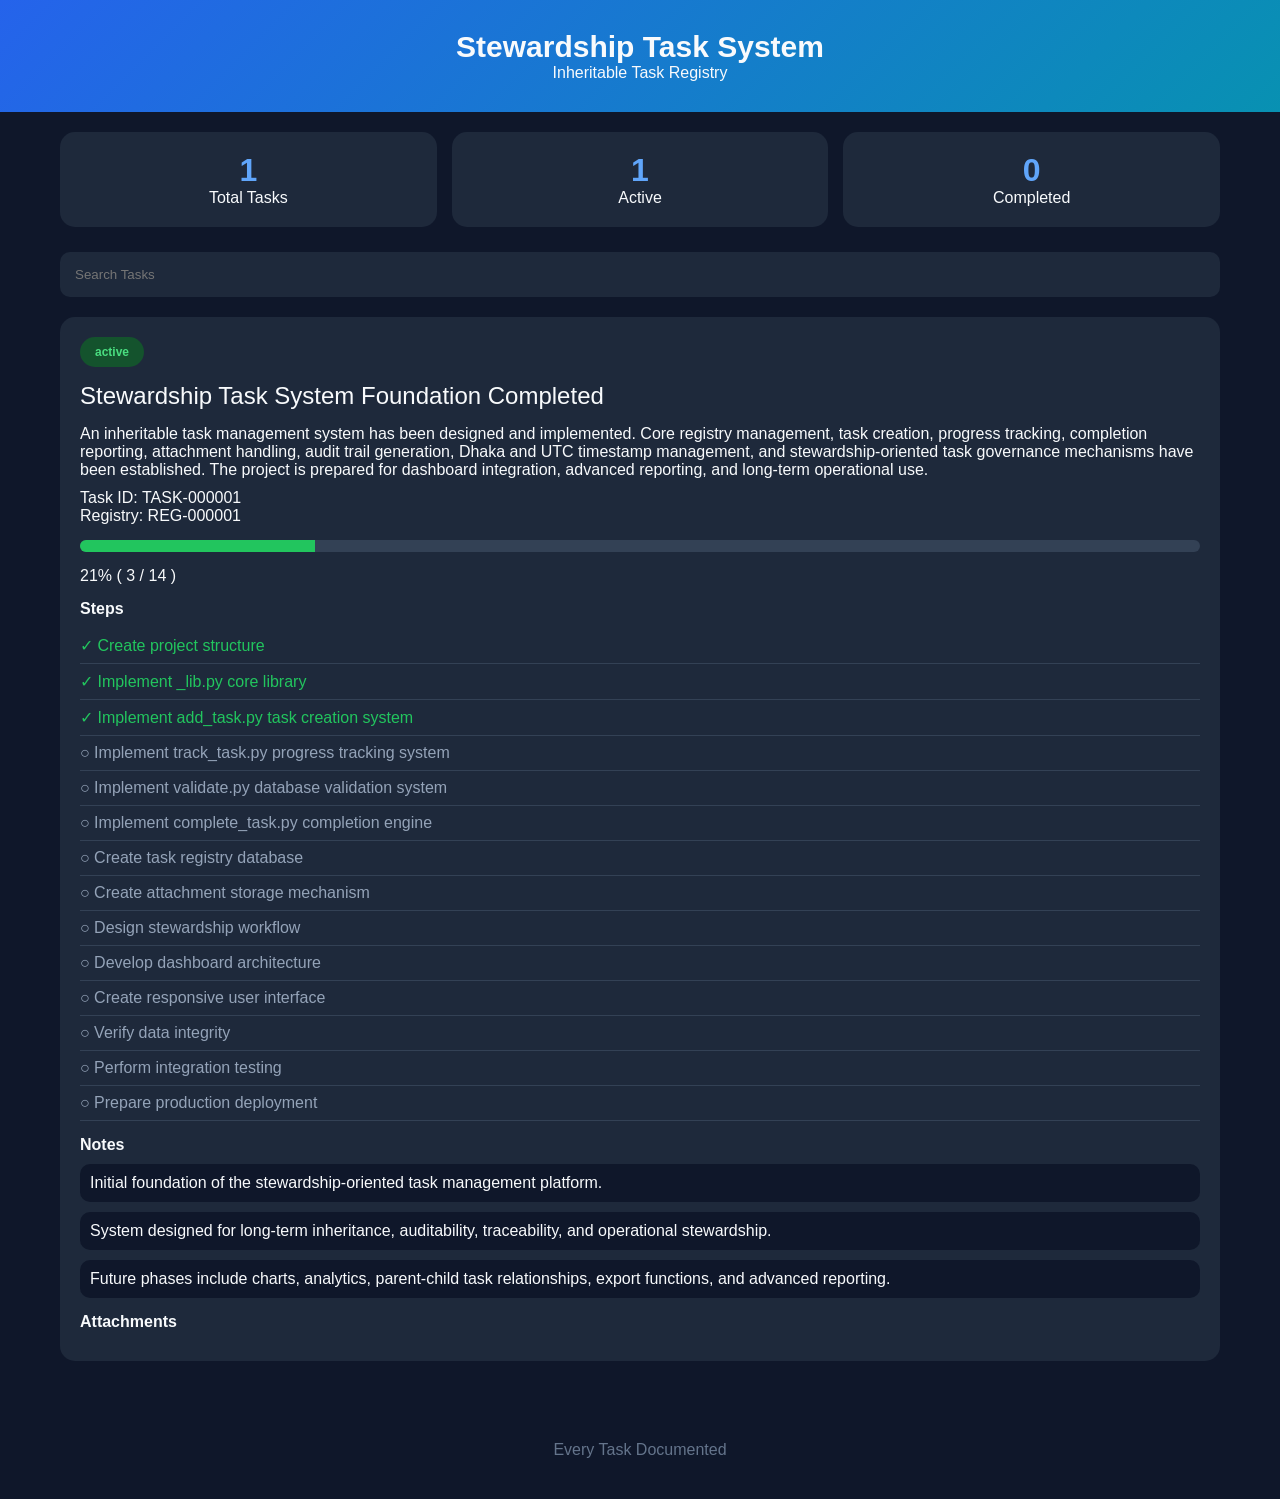
<file: task/web/index.html>
<!DOCTYPE html>
<html>

<head>

<meta charset="utf-8">

<meta
name="viewport"
content="width=device-width,initial-scale=1">

<title>
Stewardship Task System
</title>

<style>

:root{

--bg:#0f172a;
--card:#1e293b;
--text:#f8fafc;

--blue:#3b82f6;
--green:#22c55e;
--yellow:#facc15;
--red:#ef4444;
}

*{
margin:0;
padding:0;
box-sizing:border-box;
}

body{

background:var(--bg);
color:var(--text);

font-family:
Segoe UI,
sans-serif;
}

header{

padding:30px;

text-align:center;

background:
linear-gradient(
135deg,
#2563eb,
#0891b2
);
}

header h1{

font-size:30px;
}

.container{

max-width:1200px;

margin:auto;

padding:20px;
}

.stats{

display:grid;

grid-template-columns:
repeat(
auto-fit,
minmax(
200px,
1fr
)
);

gap:15px;

margin-bottom:25px;
}

.stat{

background:var(--card);

padding:20px;

border-radius:15px;

text-align:center;
}

.stat h2{

font-size:32px;

color:#60a5fa;
}

#search{

width:100%;

padding:15px;

margin-bottom:20px;

border:none;

border-radius:10px;

background:#1e293b;

color:white;
}

.task{

background:var(--card);

padding:20px;

border-radius:15px;

margin-bottom:20px;
}

.badge{

display:inline-block;

padding:8px 15px;

border-radius:20px;

font-size:12px;

font-weight:bold;
}

.active{

background:#14532d;

color:#4ade80;
}

.completed{

background:#1d4ed8;

color:#93c5fd;
}

.title{

font-size:24px;

margin:15px 0;
}

.progress{

height:12px;

background:#334155;

border-radius:20px;

overflow:hidden;

margin:15px 0;
}

.progress-fill{

height:100%;

background:#22c55e;
}

.section{

margin-top:15px;
}

.section-title{

font-weight:bold;

margin-bottom:10px;
}

.step{

padding:8px 0;

border-bottom:
1px solid #334155;
}

.done{

color:#22c55e;
}

.pending{

color:#94a3b8;
}

.note{

padding:10px;

background:#0f172a;

border-radius:10px;

margin-bottom:10px;
}

.overview{

background:#0b1220;

padding:15px;

border-radius:10px;

white-space:pre-wrap;
}

.footer{

text-align:center;

padding:40px;

color:#64748b;
}

@media(max-width:768px){

.title{
font-size:20px;
}

.container{
padding:12px;
}

}

</style>

</head>

<body>

<header>

<h1>
Stewardship Task System
</h1>

<p>
Inheritable Task Registry
</p>

</header>

<div class="container">

<div class="stats">

<div class="stat">
<h2 id="totalTasks">0</h2>
<div>Total Tasks</div>
</div>

<div class="stat">
<h2 id="activeTasks">0</h2>
<div>Active</div>
</div>

<div class="stat">
<h2 id="completedTasks">0</h2>
<div>Completed</div>
</div>

</div>

<input
id="search"
placeholder="Search Tasks">

<div id="tasks"></div>

</div>

<div class="footer">

Every Task Documented

</div>

<script>

let allTasks=[];

async function loadData(){

const response =
await fetch(
'../data.json'
);

const data =
await response.json();

allTasks =
data.tasks;

updateStats();

render(
allTasks
);

}

function updateStats(){

let total =
allTasks.length;

let active =
allTasks.filter(
x=>
x.status==="active"
).length;

let completed =
allTasks.filter(
x=>
x.status==="completed"
).length;

document
.getElementById(
'totalTasks'
).innerText=
total;

document
.getElementById(
'activeTasks'
).innerText=
active;

document
.getElementById(
'completedTasks'
).innerText=
completed;
}

function render(tasks){

let html='';

tasks.forEach(task=>{

let badge =

task.status==="completed"

? 'completed'

: 'active';

let stepsHtml='';

(task.steps||[])

.forEach(step=>{

stepsHtml +=

`

<div class="step">

<span class="${
step.completed
?
'done'
:
'pending'
}">

${step.completed ? '✓' : '○'}

${step.title}

</span>

</div>

`;

});

let noteHtml='';

(task.notes||[])

.forEach(note=>{

noteHtml +=

`
<div class="note">
${note}
</div>
`;

});

let attachmentHtml='';

(task.attachments||[])

.forEach(file=>{

attachmentHtml +=

`
<div>

📁
${file.original}

</div>
`;

});

html +=

`

<div class="task">

<div class="badge ${badge}">
${task.status}
</div>

<div class="title">
${task.heading}
</div>

<div>
${task.description}
</div>

<div style="margin-top:10px">

Task ID:
${task.task_id}

<br>

Registry:
${task.registry}

</div>

<div class="progress">

<div
class="progress-fill"
style="
width:
${task.progress.percentage}%;
">
</div>

</div>

<div>

${task.progress.percentage}%

(
${task.progress.completed}

/

${task.progress.completed + task.progress.remaining}

)

</div>

<div class="section">

<div class="section-title">
Steps
</div>

${stepsHtml}

</div>

<div class="section">

<div class="section-title">
Notes
</div>

${noteHtml}

</div>

<div class="section">

<div class="section-title">
Attachments
</div>

${attachmentHtml}

</div>

${
task.overview

?

`

<div class="section">

<div class="section-title">
Overview
</div>

<div class="overview">

${task.overview}

</div>

</div>

`

:

''

}

</div>

`;

});

document
.getElementById(
'tasks'
)
.innerHTML=
html;

}

document
.getElementById(
'search'
)
.addEventListener(
'input',
function(){

const q =

this.value
.toLowerCase();

const filtered =

allTasks.filter(

task=>

JSON.stringify(task)

.toLowerCase()

.includes(q)

);

render(
filtered
);

}
);

loadData();

</script>

</body>

</html>
</file>
